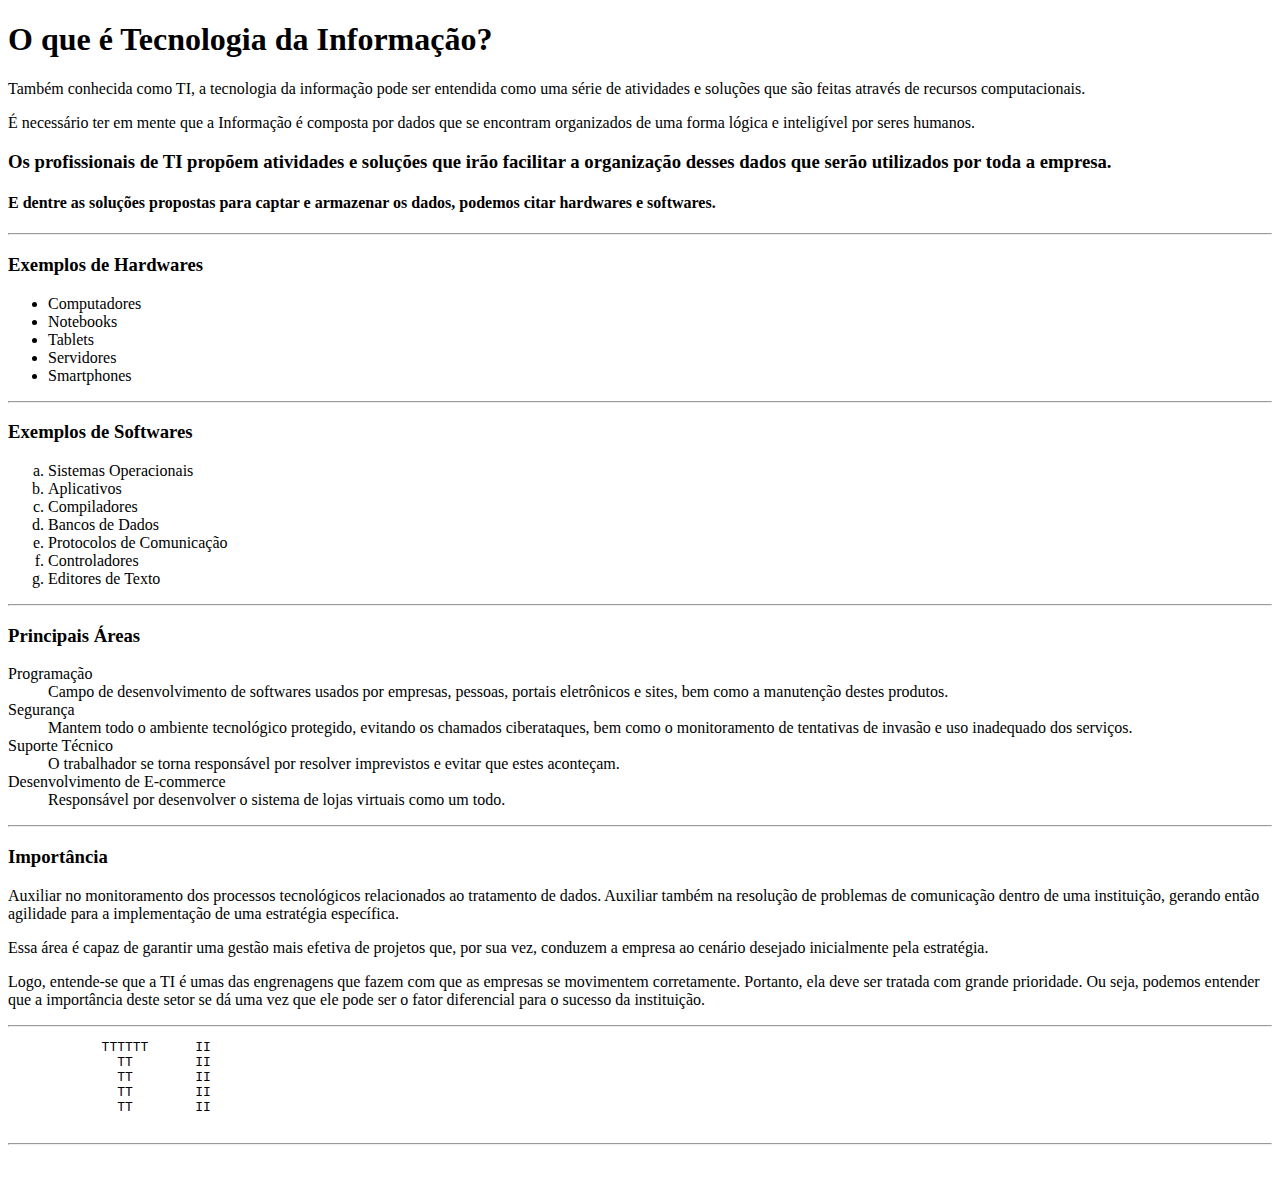
<file: Ativ1/Index.html>
﻿<!DOCTYPE html>
<html>
    <head>
        <meta charset="UTF-8" /> <!-- META TAG obrigatória de codificação de caractere -->
        <title>Tecnologia da Informação</title>
    </head>
    <body>
        <h1>O que é Tecnologia da Informação?</h1>
        <p>
            Também conhecida como TI, a tecnologia da informação pode ser entendida como uma série de atividades e soluções que são feitas através de recursos computacionais.</p>
        <p>
            É necessário ter em mente que a Informação é composta por dados que se encontram organizados de uma forma lógica e inteligível por seres humanos.
        </p>
        <h3>
            Os profissionais de TI propõem atividades e soluções que irão facilitar a organização desses dados que serão utilizados por toda a empresa.
        </h3>
        <h4>
            E dentre as soluções propostas para captar e armazenar os dados, podemos citar hardwares e softwares.
        </h4>
        <hr>
        <h3>Exemplos de Hardwares</h3>
        <!-- Lista de Dados Não Ordenada -->
        <ul>
            <li>Computadores</li>
            <li>Notebooks</li>
            <li>Tablets</li>
            <li>Servidores</li>
            <li>Smartphones</li>
        </ul>
        <hr>
        <h3>Exemplos de Softwares</h3>
        <!-- Lista de Dados Ordenada: parâmetro"lower-alpha" ou "a" -->
        <ol type = "a">
            <li>Sistemas Operacionais</li>
            <li>Aplicativos</li>
            <li>Compiladores</li>
            <li>Bancos de Dados</li>
            <li>Protocolos de Comunicação</li>
            <li>Controladores</li>
            <li>Editores de Texto</li>
        </ol>
        <hr>
        <h3>Principais Áreas</h3>
        <!-- Lista de Definições -->
        <dl>
            <dt>Programação</dt>
            <dd>
                Campo de desenvolvimento de softwares usados por empresas, pessoas, portais eletrônicos e sites, bem como a manutenção destes produtos.
            </dd>
            <dt>Segurança</dt>
            <dd>
                Mantem todo o ambiente tecnológico protegido, evitando os chamados ciberataques, bem como o monitoramento de tentativas de invasão e uso inadequado dos serviços.
            </dd>
            <dt>Suporte Técnico</dt>
            <dd>
                O trabalhador se torna responsável por resolver imprevistos e evitar que estes aconteçam.
            </dd>
            <dt>Desenvolvimento de E-commerce</dt>
            <dd>
                Responsável por desenvolver o sistema de lojas virtuais como um todo.
            </dd>
        </dl>
        <hr>
        <h3>Importância</h3>
        <p>
            Auxiliar no monitoramento dos processos tecnológicos relacionados ao tratamento de dados. Auxiliar também na resolução de problemas de comunicação dentro de uma instituição, gerando então agilidade para a implementação de uma estratégia específica.
        </p>
        <p>
            Essa área é capaz de garantir uma gestão mais efetiva de projetos que, por sua vez, conduzem a empresa ao cenário desejado inicialmente pela estratégia.
        </p>
        <p>
            Logo, entende-se que a TI é umas das engrenagens que fazem com que as empresas se movimentem corretamente. Portanto, ela deve ser tratada com grande prioridade. Ou seja, podemos entender que a importância deste setor se dá uma vez que ele pode ser o fator diferencial para o sucesso da instituição.
        </p>
        <hr>
        <!-- Texto Predefinido: manter espaços e tabulações do texto original -->
        <pre>
            TTTTTT      II
              TT        II
              TT        II
              TT        II
              TT        II
        </pre>
        <hr>
        <br>
    </body>
</html>
</file>
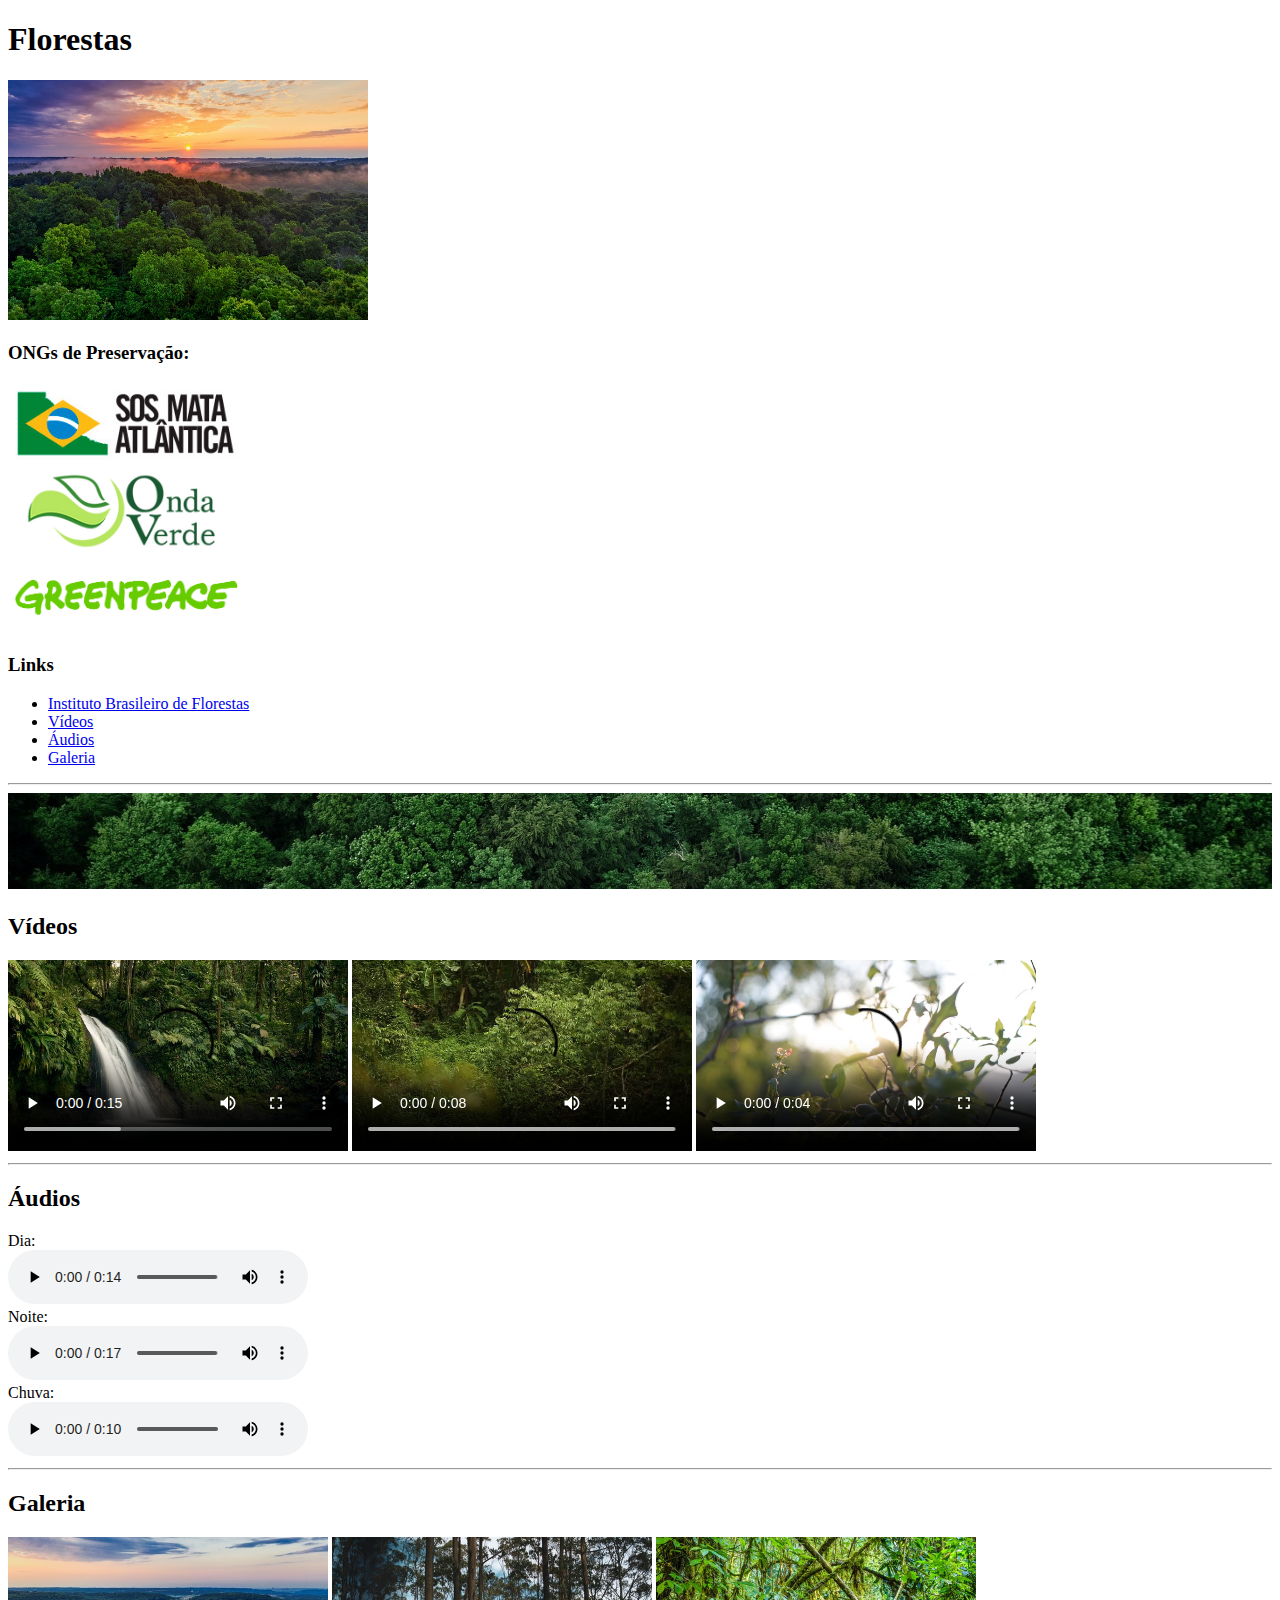
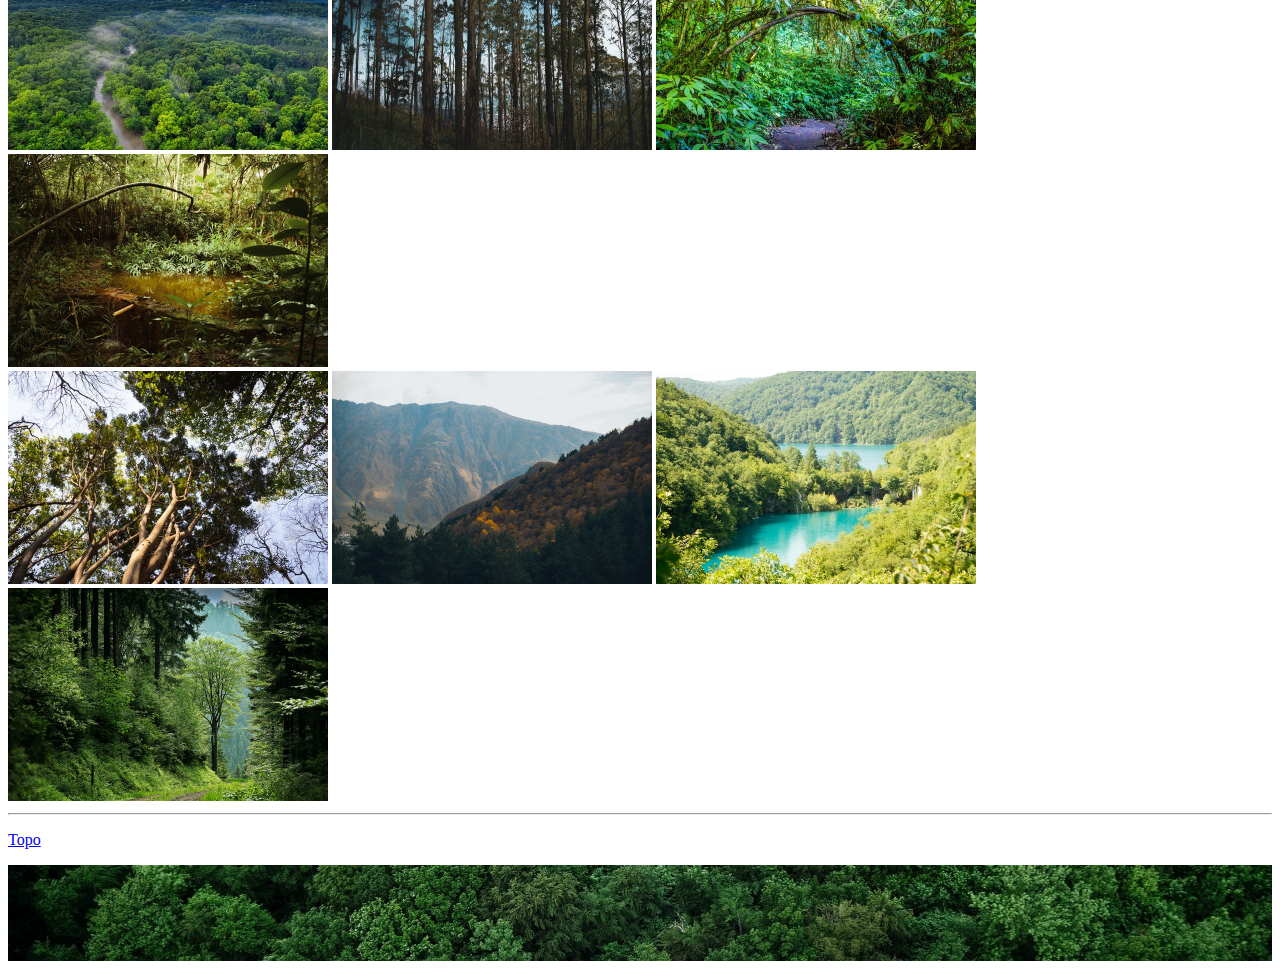
<file: Ativ2/Index.html>
<!DOCTYPE html>
<html>
    <head>
        <meta charset="UTF-8" />
        <title>Natureza</title>
    </head>
    <body>
        <h1>Florestas</h1>
        <img src="Imagens/Floresta.jpg" alt="Floresta" title="Floresta" width="360" />
        <!-- Link Externo com imagens -->
        <h3>ONGs de Preservação: </h3>
        <a href="https://www.sosma.org.br/" target="_blank"><img src="Imagens/Logo01.png" alt="SOS Mata Atlântica" width="235"></a>
        <br>
        <a href="https://www.ondaverde.org.br/" target="_blank"><img src="Imagens/Logo02.png" alt="Onda Verde" width="235"></a>
        <br>
        <a href="https://www.greenpeace.org/brasil/" target="_blank"><img src="Imagens/Logo03.png" alt="Greenpeace Brasil" width="235"></a>
        <h3>Links</h3>
        <!-- Lista Não Ordenada com Links -->
        <ul>
            <li>
                <a href="https://www.ibflorestas.org.br/" target="_blank">Instituto Brasileiro de Florestas</a>
            </li>
            <!-- Link Interno para Vídeos -->
            <li>
                <a href="#videos" >Vídeos</a>
            </li>
            <!-- Link Interno para Áudios -->
            <li>
                <a href="#audios" >Áudios</a>
            </li>
            <!-- Link Interno para Galeria -->
            <li>
                <a href="#galeria">Galeria</a>
            </li>
        </ul>
        <hr>
        <img src="Imagens/Faixa.jpg" alt="Floresta" width="100%">
        <h2 id="videos" >Vídeos</h2>
        <!-- Vídeo 1: Cachoeira -->
        <video src="Videos/Cachoeira.mp4" controls width="340" poster="Imagens/PosterCachoeira.jpg"></video>
        <!-- Vídeo 2: Floresta -->
        <video src="Videos/Floresta.mp4" controls width="340" ></video>
        <!-- Vídeo 3: Pássaros -->
        <video src="Videos/Passaros.mp4" controls width="340" ></video>
        <hr>
        <h2 id="audios" >Áudios</h2>
        <!-- Áudio 1: Dia -->
        Dia: <br>
        <audio src="Audios/Dia.mp3" controls></audio>
        <br>
        <!-- Áudio 1: Noite -->
        Noite: <br>
        <audio src="Audios/Noite.mp3" controls></audio>
        <br>
        <!-- Áudio 1: Chuva -->
        Chuva: <br>
        <audio src="Audios/Chuva.mp3" controls></audio>
        <hr>
        <!-- Galeria de imagens -->
        <h2 id="galeria" >Galeria</h2>
        <img src="Imagens/Floresta01.jpg" alt="Floresta" title="Floresta" width="320">
        <img src="Imagens/Floresta02.jpg" alt="Floresta" title="Floresta" width="320">
        <img src="Imagens/Floresta03.jpg" alt="Floresta" title="Floresta" width="320">
        <img src="Imagens/Floresta04.jpg" alt="Floresta" title="Floresta" width="320">
        <br>
        <img src="Imagens/Floresta05.jpg" alt="Floresta" title="Floresta" width="320">
        <img src="Imagens/Floresta06.jpg" alt="Floresta" title="Floresta" width="320">
        <img src="Imagens/Floresta07.jpg" alt="Floresta" title="Floresta" width="320">
        <img src="Imagens/Floresta08.jpg" alt="Floresta" title="Floresta" width="320">
        <hr>
        <!-- Link Interno: Top da Página -->
        <p>
            <a href="#top">Topo</a>
        </p>
        <img src="Imagens/Faixa.jpg" alt="Floresta" width="100%">
    </body>
</html>
</file>
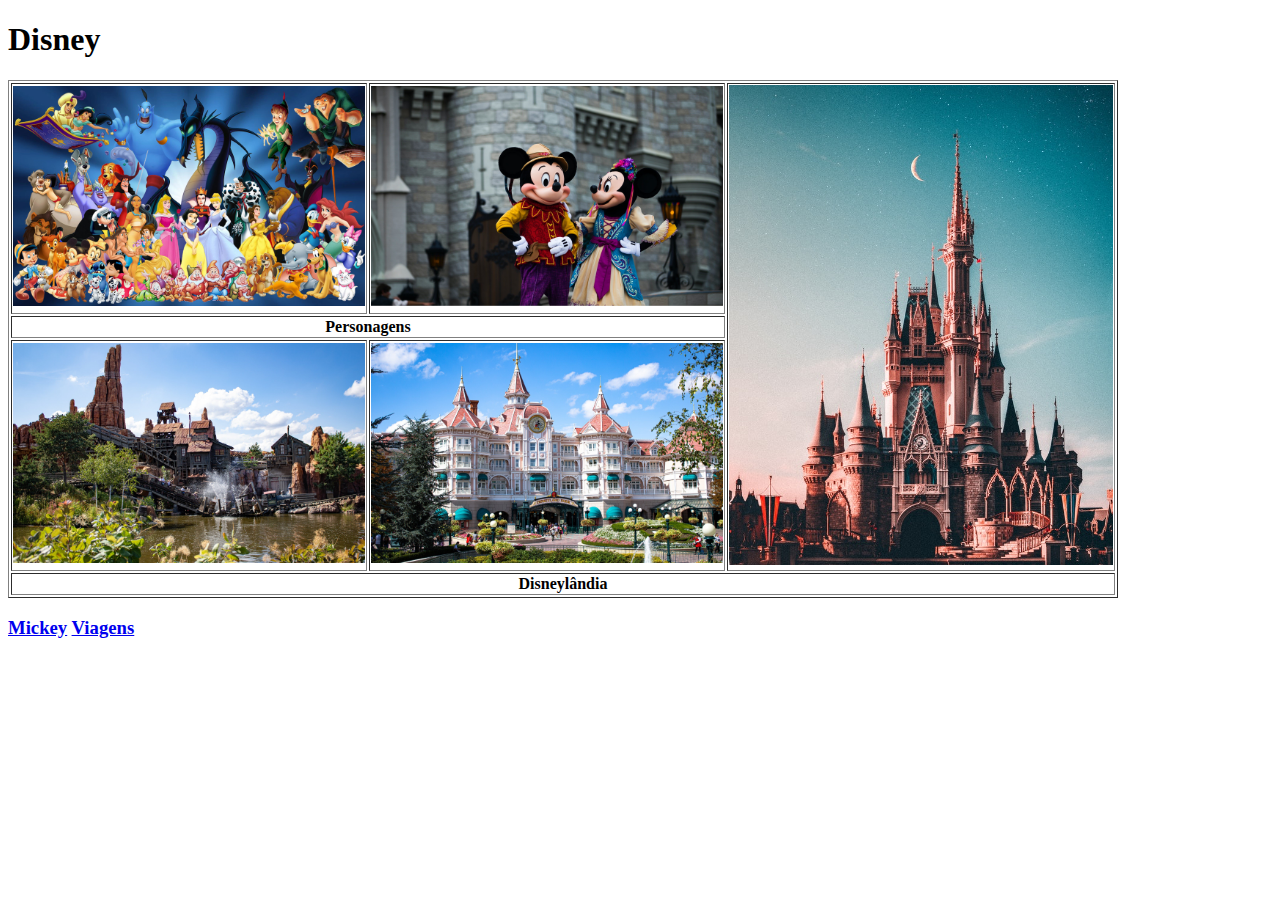
<file: Ativ3/Index.html>
<!DOCTYPE html>
<html>
    <head>
        <meta charset="UTF-8">
        <title>Disney</title>
    </head>
    <body>
        <h1>Disney</h1>
        <!-- Tabela com linhas de borda -->
        <table border="1">
            <!-- 1ª linha -->
            <tr>
                <td><embed src="Anexos_Recursos/Personagens1.jpg" type="image/jpeg" height="220"></td>
                <td><embed src="Anexos_Recursos/Personagens2.jpg" type="image/jpeg" height="220"></td>
                <!-- Ocupar mais de uma linha-->    
                <td rowspan="3"><embed src="Anexos_Recursos/Disneylandia1.jpg" type="image/jpeg" height="480"></td>    
            </tr>
            <!-- 2ª linha: ocupar mais de uma coluna/ texto formatado em negrito e centralizado.-->
            <tr>
                <th colspan="2">Personagens</th>    
            </tr>
            <!-- 3ª linha -->
            <tr>
                <td><embed src="Anexos_Recursos/Disneylandia2.jpg" type="image/jpeg" height="220"></td>
                <td><embed src="Anexos_Recursos/Disneylandia3.jpg" type="image/jpeg" height="220"></td>    
            </tr>
            <!-- 4ª linha -->
            <tr>
                <th colspan="3">Disneylândia</th>   
            </tr>
        </table>
        <!-- Links externos as páginas -->
        <h3>
            <a href="Mickey.html">Mickey</a>
            <a href="Viagens.html">Viagens</a>
        </h3>
    </body>
</html>
</file>
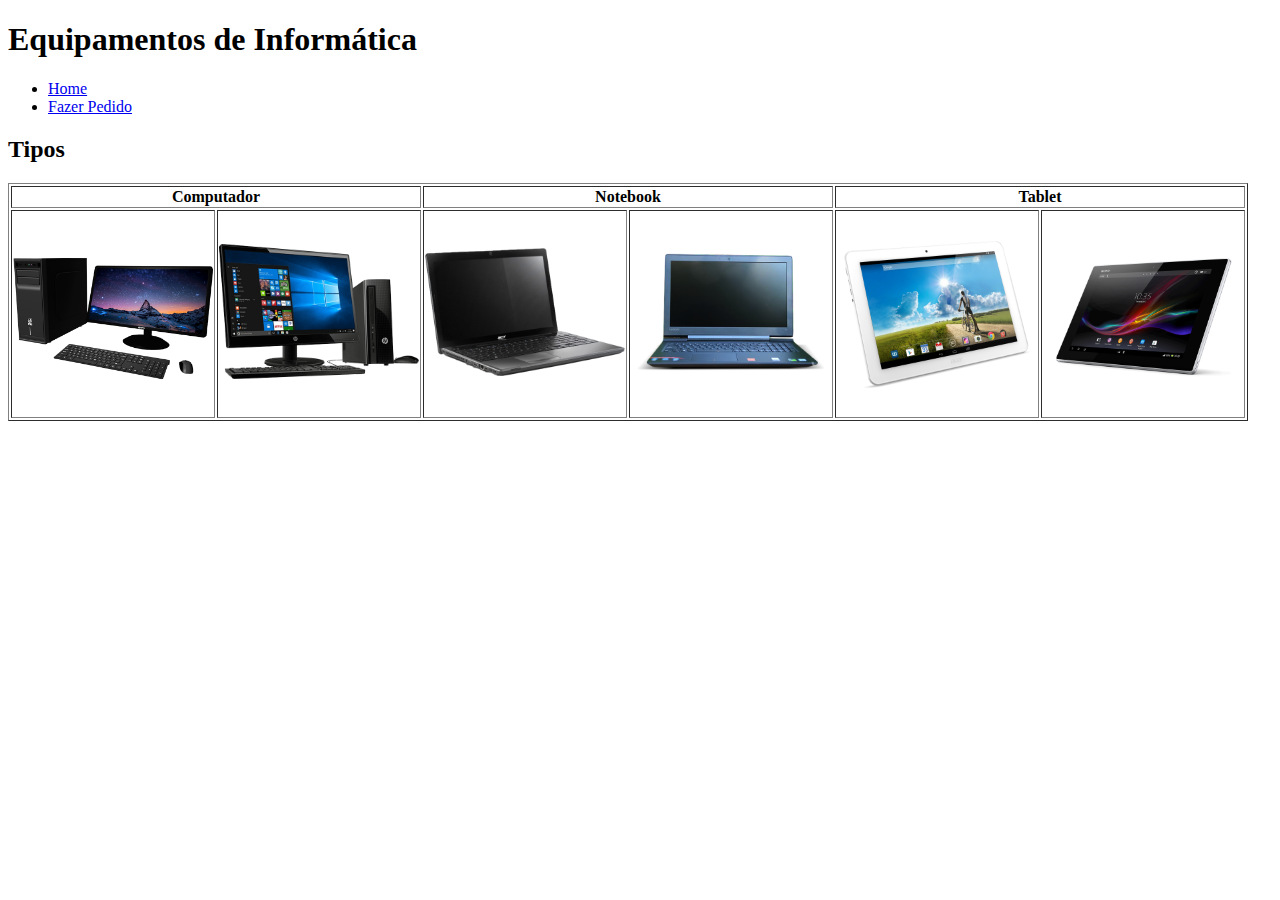
<file: Ativ4/Index.html>
<!DOCTYPE html>
<html>
    <head>
        <meta charset="UTF-8" /> 
        <title>Equipamentos de Informática</title>
    </head>
    <body>
        <header>
            <h1>Equipamentos de Informática</h1>
            <ul>
                <li><a href="Index.html">Home</a></li>
                <li><a href="Pedido/Index_Pedido.html">Fazer Pedido</a></li>
            </ul>
        </header>
        <main>
            <h2>Tipos</h2>
            <table border="1">
                <tr>
                    <th colspan="2">Computador</th>
                    <th colspan="2">Notebook</th>
                    <th colspan="2">Tablet</th>
                </tr>
                <tr>
                    <td><a href="Pedido/Index_Pedido.html"><img src="Imagens/Computador01.png" alt="Computador" width="200"></a></td>
                    <td><a href="Pedido/Index_Pedido.html"><img src="Imagens/Computador02.png" alt="Computador" width="200"></a></td>
                    <td><a href="Pedido/Index_Pedido.html"><img src="Imagens/Notebook01.png" alt="Notebook" width="200"></a></td>
                    <td><a href="Pedido/Index_Pedido.html"><img src="Imagens/Notebook02.png" alt="Notebook" width="200"></a></td>
                    <td><a href="Pedido/Index_Pedido.html"><img src="Imagens/Tablet01.png" alt="Tablet" width="200"></a></td>
                    <td><a href="Pedido/Index_Pedido.html"><img src="Imagens/Tablet02.png" alt="Tablet" width="200"></a></td>
                </tr>
            </table>
        </main>
    </body>
</html>
</file>
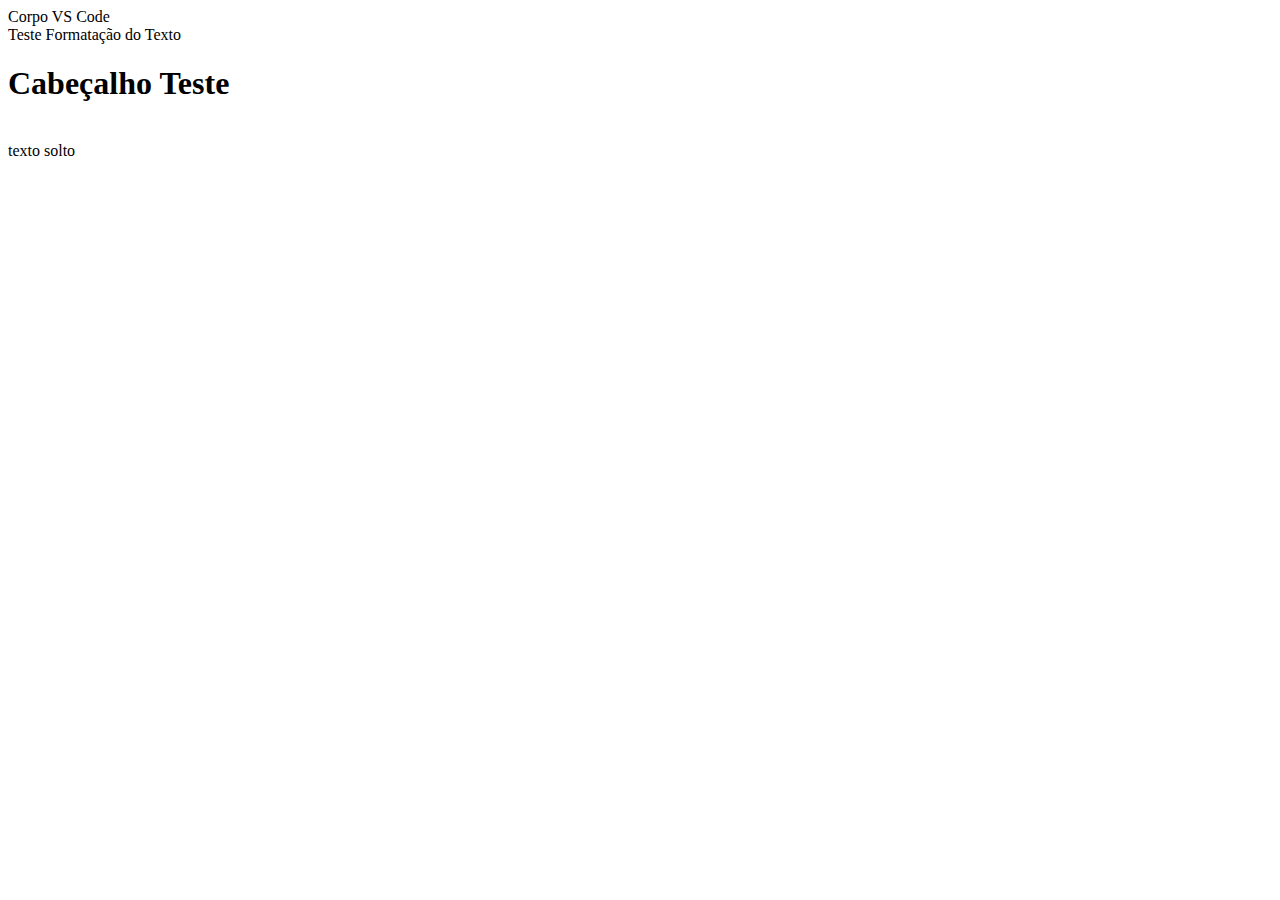
<file: Aula_1/index.html>
<!DOCTYPE html>
<html lang="en">
<head>
    <meta charset="UTF-8">
    <meta http-equiv="X-UA-Compatible" content="IE=edge">
    <meta name="viewport" content="width=device-width, initial-scale=1.0">
    <title>Document</title>
</head>
<body>
    Corpo VS Code <br/>
    Teste Formatação do Texto
    <h1>Cabeçalho Teste</h1> <br/>
    texto solto
</body>
</html>
</file>
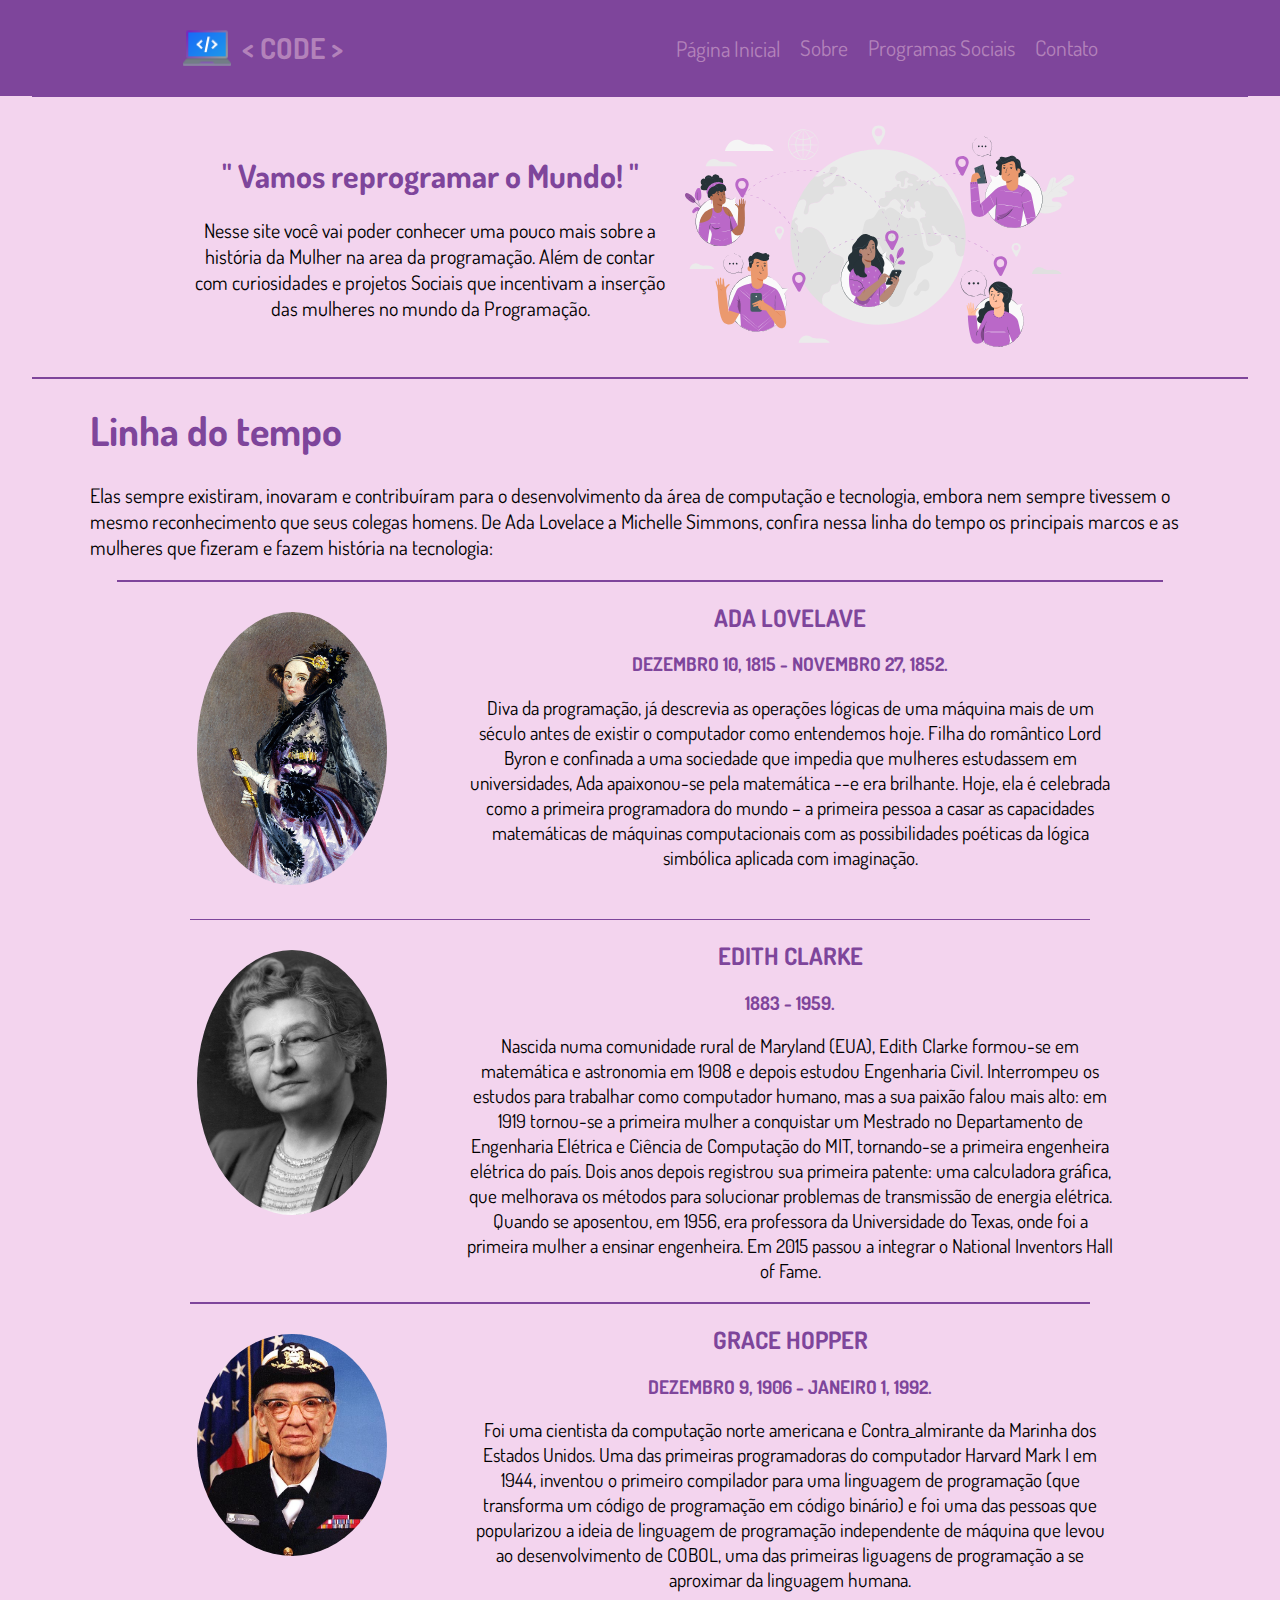
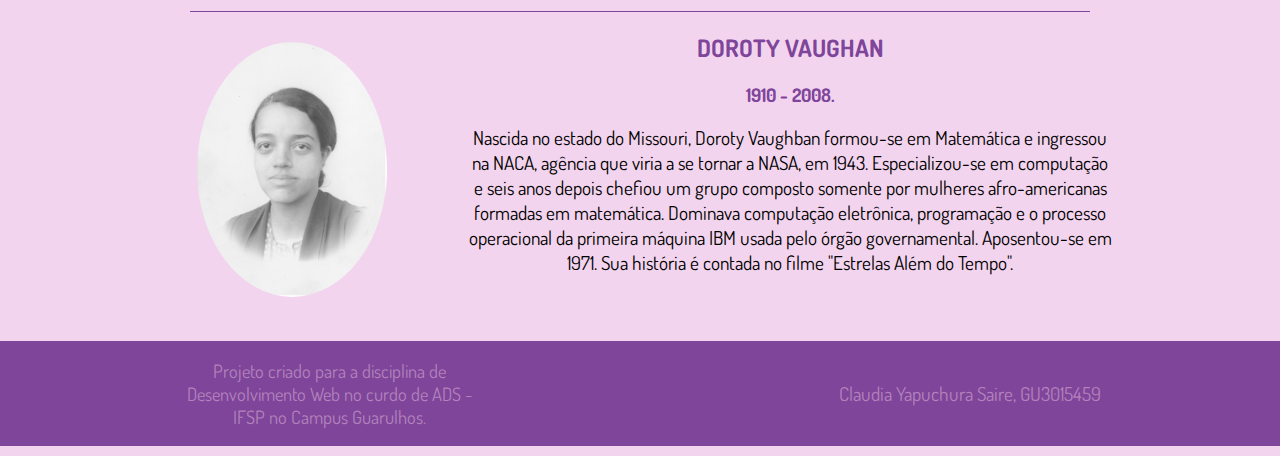
<file: Projeto Final/Index.html>
<!DOCTYPE html>
<html>
    <head>
        <meta charset="UTF-8"/>
        <title>Code o Mundo!</title>
        <link rel="stylesheet" type="text/css" href="Estilo/Style.css"/>
        <link rel="stylesheet" type="text/css" href="Estilo/Padrao.css"/>
        <link rel="icon" href="Imagens/logo_code.png"/>
        <link href="https://fonts.googleapis.com/css2?family=Dosis:wght@500&display=swap" rel="stylesheet">
        <meta name="viewport" content="width=device-width, initial-scale=1" />
    </head>
    <body>
        <div id="menu_lateral" class="menu_lateral">
            <img id="close_menu" src="Imagens/close_menu.png" alt="Fechar Menu" onclick="closeMenu()">
            <p>Code o Mundo!</p>
            <div class="separador_pag"></div>
            <div class="links_menu">
                <a href="Index.html">Página Inicial</a>
                <a href="Sobre.html">Sobre</a>
                <a href="ProgramasSociais.html">Programas Sociais</a>
                <a href="Contato.html">Contato</a>
            </div>
            <div class="separador_pag"></div>
        </div>
        <header>
            <div class="logo">
                <img id="img_logo" src="./Imagens/logo_code.png" alt="">
                <h1> < CODE > </h1>
            </div>
            <img id="open_menu" src="./Imagens/menu.png"  width="40px" height="40px" alt="Menu lateral" onclick="openMenu()">
            <div class="menu_grande">
                <a href="Index.html" id="menu_atual">Página Inicial</a>
                <a href="Sobre.html">Sobre</a>
                <a href="ProgramasSociais.html">Programas Sociais</a>
                <a href="Contato.html">Contato</a>
            </div>
        </header>
        <div class="separador_pag"></div>
        <div class="home_intro1">
            <div>
                <h1>" Vamos reprogramar o Mundo! "</h1>
                <p>
                    Nesse site você vai poder conhecer uma pouco mais sobre a história da Mulher na area da programação. Além de contar com curiosidades e projetos Sociais que incentivam a inserção das mulheres no mundo da Programação.        
                </p>
            </div>
            <img src="Imagens/Online world-pana.svg" alt="Mulheres na Programação">
        </div>
        <div class="separador_pag"></div>
        <main>
            <div class="intro_intro1">
                <h1>Linha do tempo</h1>
                <p>
                    Elas sempre existiram, inovaram e contribuíram para o desenvolvimento da área de computação e tecnologia, embora nem sempre tivessem o mesmo reconhecimento que seus colegas homens. De Ada Lovelace a Michelle Simmons, confira nessa linha do tempo os principais marcos e as mulheres que fizeram e fazem história na tecnologia:
                </p>
            </div>
            <div class="separador_pag"></div>
            <main>
                <div class="intro2">
                    <div class="intro2_img">
                        <img class="fotos" src="Imagens/Lovelace.png" alt="Foto Lovelace" width="250px">
                    </div>
                    <div class="intro2_title">
                        <h2>ADA LOVELAVE</h2>
                        <h3>DEZEMBRO 10, 1815 - NOVEMBRO 27, 1852.</h3>
                        <P id="intro2_info">
                            Diva da programação, já descrevia as operações lógicas de uma máquina mais de um século antes de existir o computador como entendemos hoje. Filha do romântico Lord Byron e confinada a uma sociedade que impedia que mulheres estudassem em universidades, Ada apaixonou-se pela matemática --e era brilhante. Hoje, ela é celebrada como a primeira programadora do mundo – a primeira pessoa a casar as capacidades matemáticas de máquinas computacionais com as possibilidades poéticas da lógica simbólica aplicada com imaginação.       
                        </P>
                    </div>
                </div>
                <div class="separador_pag"></div>
                <div class="intro2">
                    <div class="intro2_img">
                        <img class="fotos" src="Imagens/EdithClarke.png" alt="Foto Edith Clarke" width="250px">
                    </div>
                    <div class="intro2_title">
                        <h2>EDITH CLARKE</h2>
                        <h3>1883 - 1959.</h3>
                        <P id="intro2_info">
                            Nascida numa comunidade rural de Maryland (EUA), Edith Clarke formou-se em matemática e astronomia em 1908 e depois estudou Engenharia Civil. Interrompeu os estudos para trabalhar como computador humano, mas a sua paixão falou mais alto: em 1919 tornou-se a primeira mulher a conquistar um Mestrado no Departamento de Engenharia Elétrica e Ciência de Computação do MIT, tornando-se a primeira engenheira elétrica do país. Dois anos depois registrou sua primeira patente: uma calculadora gráfica, que melhorava os métodos para solucionar problemas de transmissão de energia elétrica. Quando se aposentou, em 1956, era professora da Universidade do Texas, onde foi a primeira mulher a ensinar engenheira. Em 2015 passou a integrar o National Inventors Hall of Fame.         
                        </P>
                    </div>
                </div>
                <div class="separador_pag"></div>
                <div class="intro2">
                    <div class="intro2_img">
                        <img class="fotos" src="Imagens/Grace_Hopper.png" alt="Foto Grace Hopper" width="250px">
                    </div>
                    <div class="intro2_title">
                        <h2>GRACE HOPPER</h2>
                        <h3>DEZEMBRO 9, 1906 - JANEIRO 1, 1992.</h3>
                        <P id="intro2_info">
                            Foi uma cientista da computação norte americana e Contra_almirante da Marinha dos Estados Unidos. Uma das primeiras programadoras do computador Harvard Mark I em 1944, inventou o primeiro compilador para uma linguagem de programação (que transforma um código de programação em código binário) e foi uma das pessoas que popularizou a ideia de linguagem de programação independente de máquina que levou ao desenvolvimento de COBOL, uma das primeiras liguagens de programação a se aproximar da linguagem humana.         
                        </P>
                    </div>
                </div>
                <div class="separador_pag"></div>
                <div class="intro2">
                    <div class="intro2_img">
                        <img class="fotos" src="Imagens/dorothy-vaughan.png" alt="Foto Doroty Vaughan" width="250px">
                    </div>
                    <div class="intro2_title">
                        <h2>DOROTY VAUGHAN</h2>
                        <h3>1910 - 2008.</h3>
                        <P id="intro2_info">
                            Nascida no estado do Missouri, Doroty Vaughban formou-se em Matemática e ingressou na NACA, agência que viria a se tornar a NASA, em 1943. Especializou-se em computação e seis anos depois chefiou um grupo composto somente por mulheres afro-americanas formadas em matemática. Dominava computação eletrônica, programação e o processo operacional da primeira máquina IBM usada pelo órgão governamental. Aposentou-se em 1971. Sua história é contada no filme "Estrelas Além do Tempo".        
                        </P>
                    </div>
                </div>
            </main>
        </main>
        <footer>
            <div id="info_profile">
                <p>Projeto criado para a disciplina de Desenvolvimento Web no curdo de ADS - IFSP no Campus Guarulhos.</p>
            </div>
            <div id="info_profile2">
                <p>Claudia Yapuchura Saire, GU3015459</p>
                </div>
        </footer> 
        <script src="./Scripts/Menu_lateral.js"></script>               
    </body>
</html>
</file>
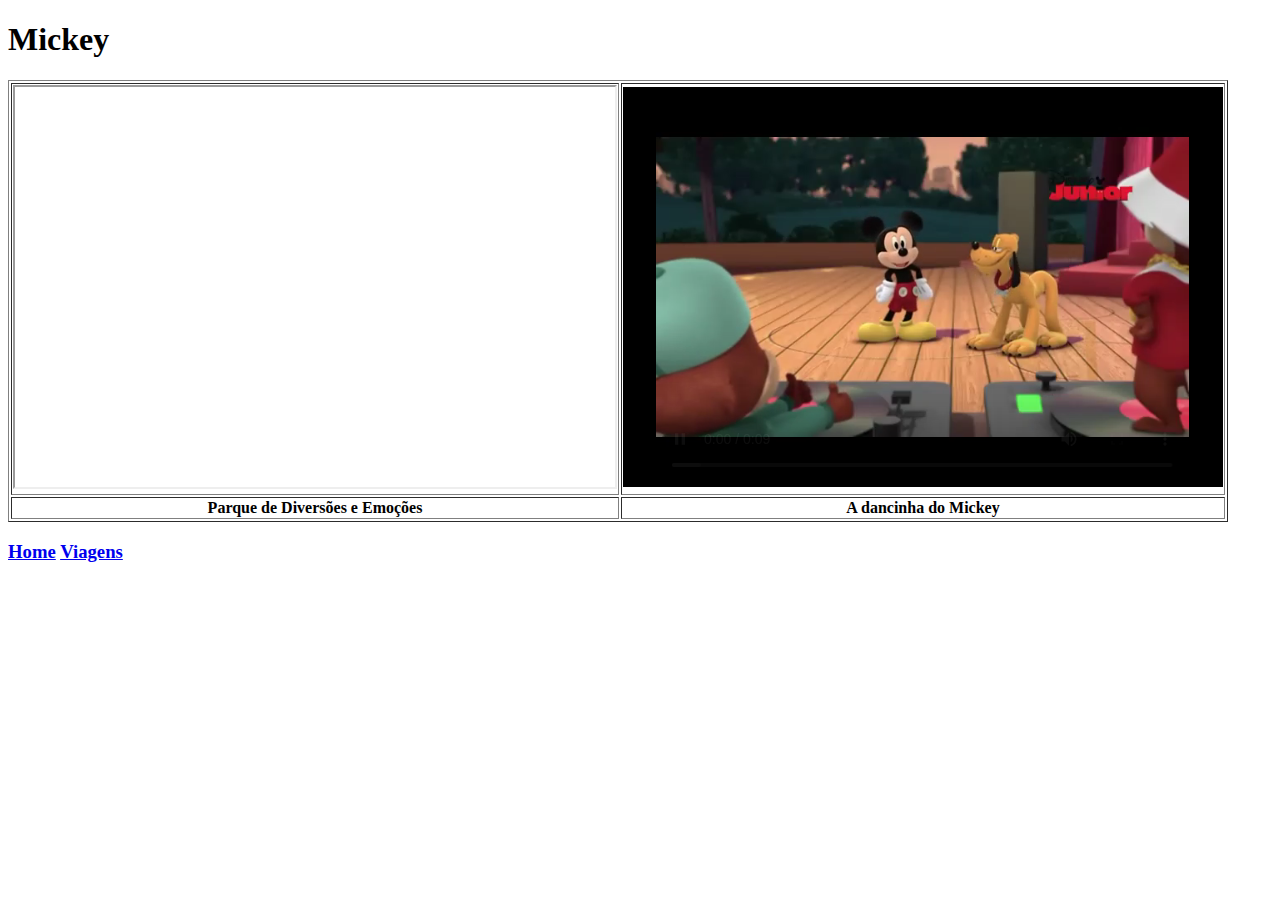
<file: Ativ3/Mickey.html>
<!DOCTYPE html>
<html>
    <head>
        <meta charset="UTF-8">
        <title>Disney</title>
    </head>
    <body>
        <h1>Mickey</h1>
        <!-- Tabela com linhas de borda -->
        <table border="1">
            <!-- 1ª linha -->
            <tr>
                <!-- Recurso externo vinculado ao Youtube-->
                <th><iframe src="https://www.youtube.com/embed/W9ZVXMGO5T0" width="600" height="400"></iframe></th>
                <!-- Recurso externo -->
                <th><embed src="Anexos_Recursos/Danca.mp4" type="video/mp4" width="600" height="400"></th>
            </tr>
            <!-- 2ª linha -->
            <tr>
                <th>Parque de Diversões e Emoções</th>
                <th>A dancinha do Mickey</th>
            </tr>    
        </table>
        <h3>
            <a href="Index.html">Home</a>
            <a href="Viagens.html">Viagens</a>
        </h3>
    </body>
</html>
</file>
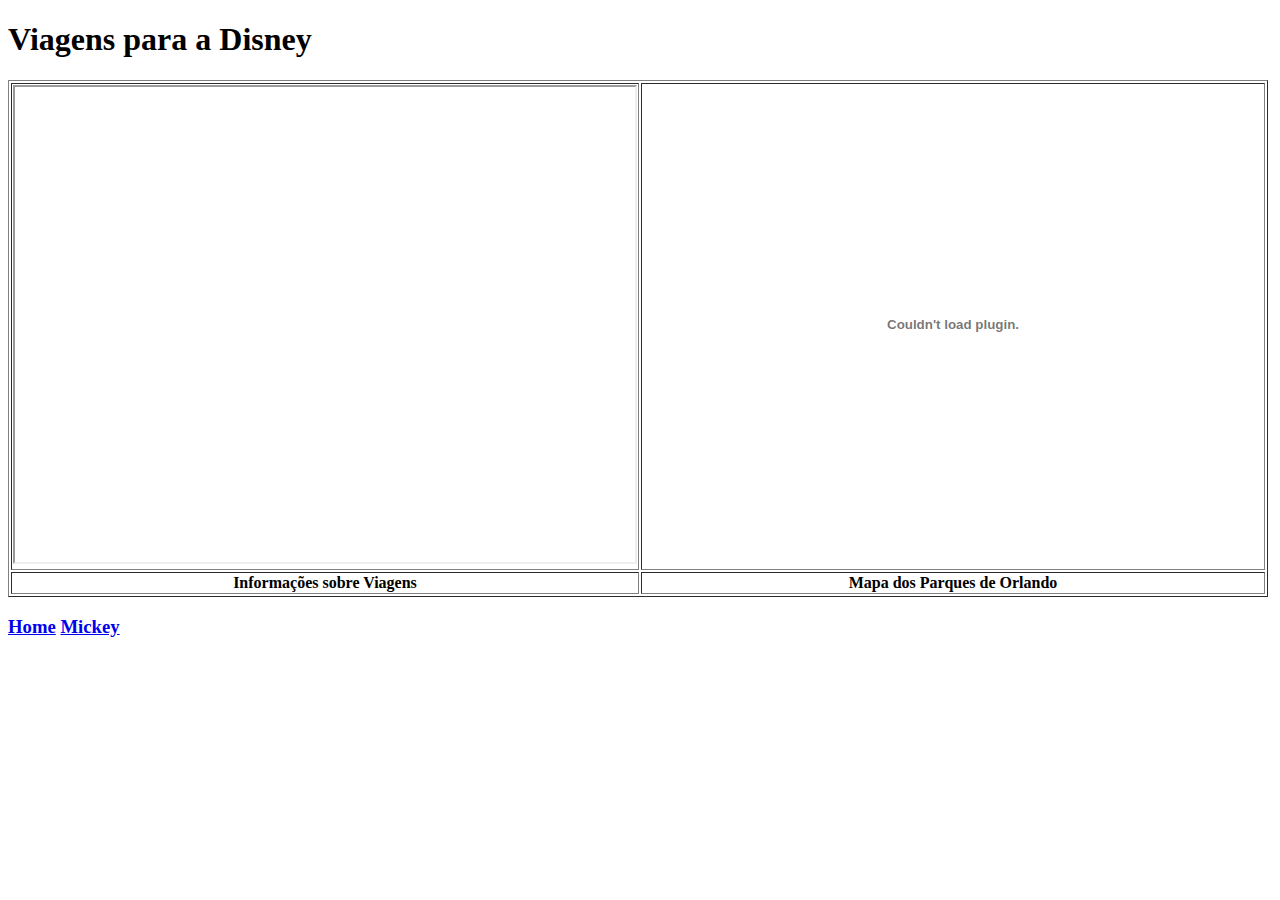
<file: Ativ3/Viagens.html>
<!DOCTYPE html>
<html>
    <head>
        <meta charset="UTF-8">
        <title>Disney</title>
    </head>
    <body>
        <h1>Viagens para a Disney</h1>
        <table border="1">
            <!-- 1ª linha -->
            <tr>
                <!-- Recurso externo: site incorporado -->
                <th><iframe src="https://disney.com.br/ferias" width="620" height="475"></iframe></th>
                <!-- Recurso externo: arquivo PDF -->
                <th><embed src="Anexos_Recursos/Mapa.pdf" type="application/pdf" width="620" height="475"></th>
            </tr>
            <!-- 2ª linha -->
            <tr>
                <th>Informações sobre Viagens</th>
                <th>Mapa dos Parques de Orlando</th>
            </tr>
        </table>
        <h3>
            <a href="Index.html">Home</a>
            <a href="Mickey.html">Mickey</a>
        </h3>
    </body>
</html>
</file>
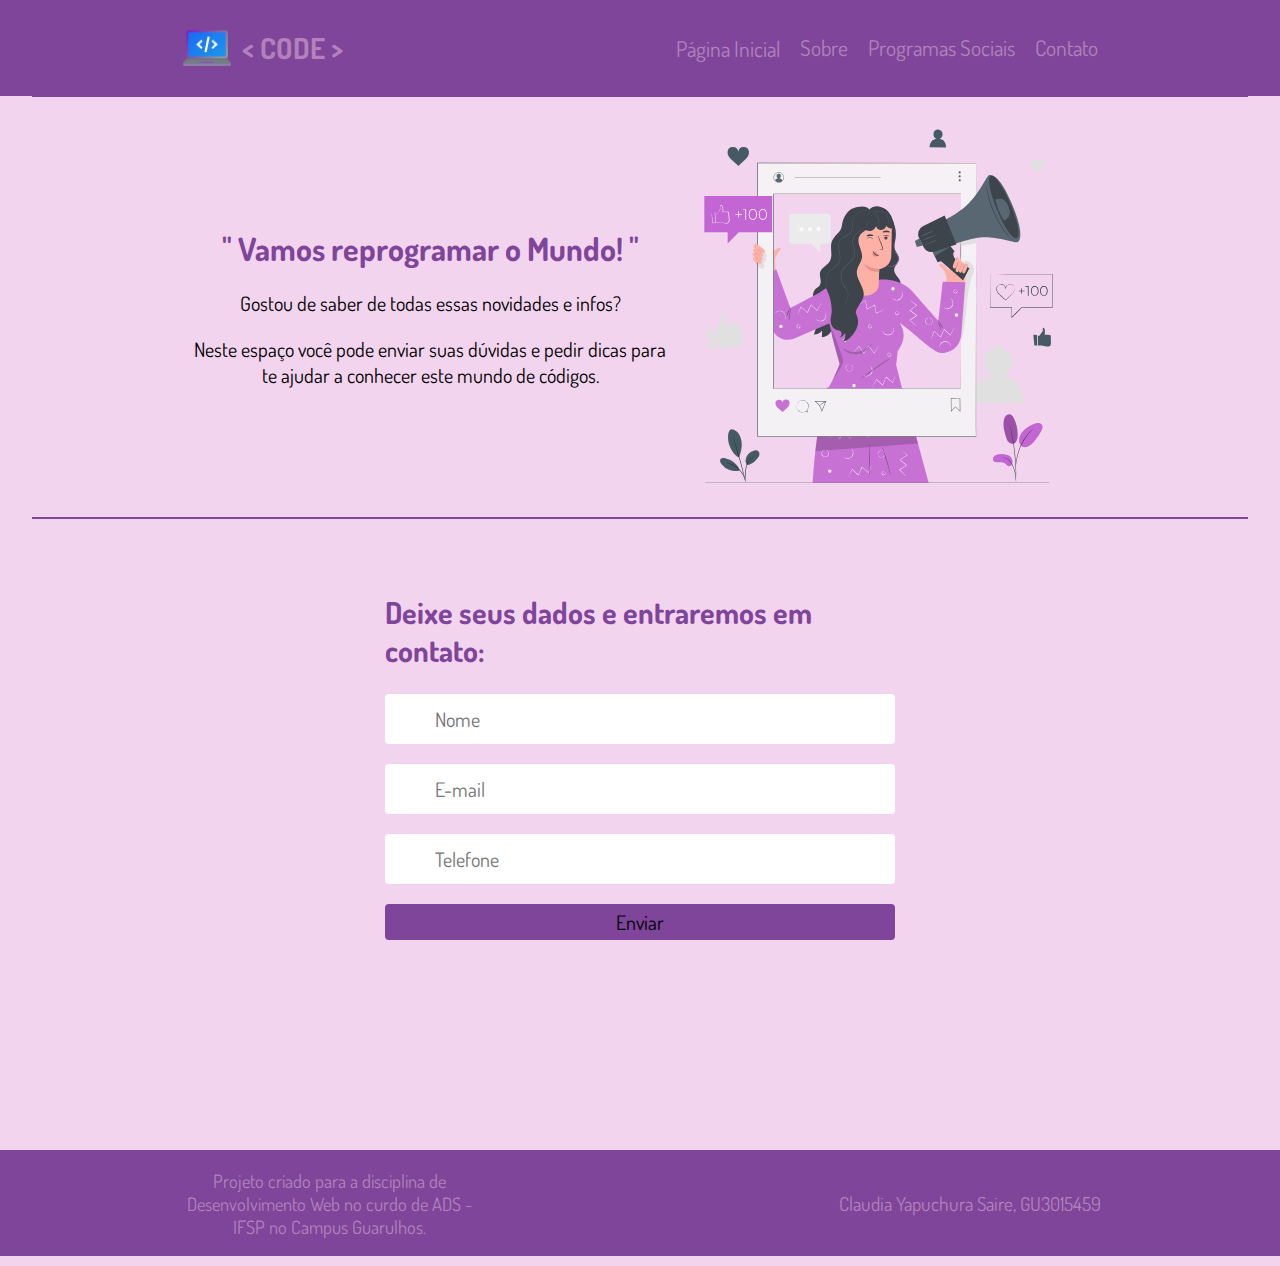
<file: Projeto Final/Contato.html>
<!DOCTYPE html>
<html>
    <head>
        <meta charset="UTF-8"/>
        <title>Code o Mundo!</title>
        <link rel="stylesheet" type="text/css" href="Estilo/Style.css"/>
        <link rel="stylesheet" type="text/css" href="Estilo/Padrao.css"/>
        <link rel="icon" href="Imagens/logo_code.png"/>
        <link href="https://fonts.googleapis.com/css2?family=Dosis:wght@500&display=swap" rel="stylesheet">
        <meta name="viewport" content="width=device-width, initial-scale=1" />
    </head>
    <body>
        <div id="menu_lateral" class="menu_lateral">
            <img id="menu_close" src="Imagens/close_menu.png" width="35px" height="35px" alt="Fechar Menu" onclick="closeMenu()">
            <p>Code o Mundo!</p>
            <div class="separador_pag"></div>
            <div class="links_menu">
                <a href="Index.html">Página Inicial</a>
                <a href="Sobre.html">Sobre</a>
                <a href="ProgramasSociais.html">Programas Sociais</a>
                <a href="Contato.html">Contato</a>
            </div>
            <div class="separador_pag"></div>
        </div>
        <header>
            <div class="logo">
                <img id="img_logo" src="./Imagens/logo_code.png" alt="">
                <h1> < CODE > </h1>
            </div>
            <img id="open_menu" src="./Imagens/menu.png" alt="Menu lateral" onclick="openMenu()">
            <div class="menu_grande">
                <a href="Index.html" id="menu_atual">Página Inicial</a>
                <a href="Sobre.html">Sobre</a>
                <a href="ProgramasSociais.html">Programas Sociais</a>
                <a href="Contato.html">Contato</a>
            </div>
        </header>
        <div class="separador_pag"></div>
        <div class="home_intro1">
            <div>
                <h1>" Vamos reprogramar o Mundo! "</h1>
                <p>
                    Gostou de saber de todas essas novidades e infos?        
                </p>
                <p>
                    Neste espaço você pode enviar suas dúvidas e pedir dicas para te ajudar a conhecer este mundo de códigos. 
                </p>
            </div>
            <img src="./Imagens/influencer-animate.svg" alt="">
        </div>
        <div class="separador_pag"></div>
        <main>
            <div class="intro_intro1">
                <form method="GET">
                    <h2>Deixe seus dados e entraremos em contato:</h2>
                    <input type="text" id="nome" name="nome" maxlength="38" required placeholder="Nome"/>
                    <input type="email" id="email" name="email" maxlength="38" required placeholder="E-mail"/>
                    <input type="text" id="fone" name="fone" maxlength="17" required placeholder="Telefone"/>
                    <input type="submit" class="botao" value="Enviar">
                </form>
            </div>
        </main>
        <footer>
            <div id="info_profile">
                <p>Projeto criado para a disciplina de Desenvolvimento Web no curdo de ADS - IFSP no Campus Guarulhos.</p>
            </div>
            <div id="info_profile2">
                <p>Claudia Yapuchura Saire, GU3015459</p>
                </div>
        </footer> 
        <script src="./Scripts/Menu_lateral.js"></script>               
    </body>
</html>
</file>
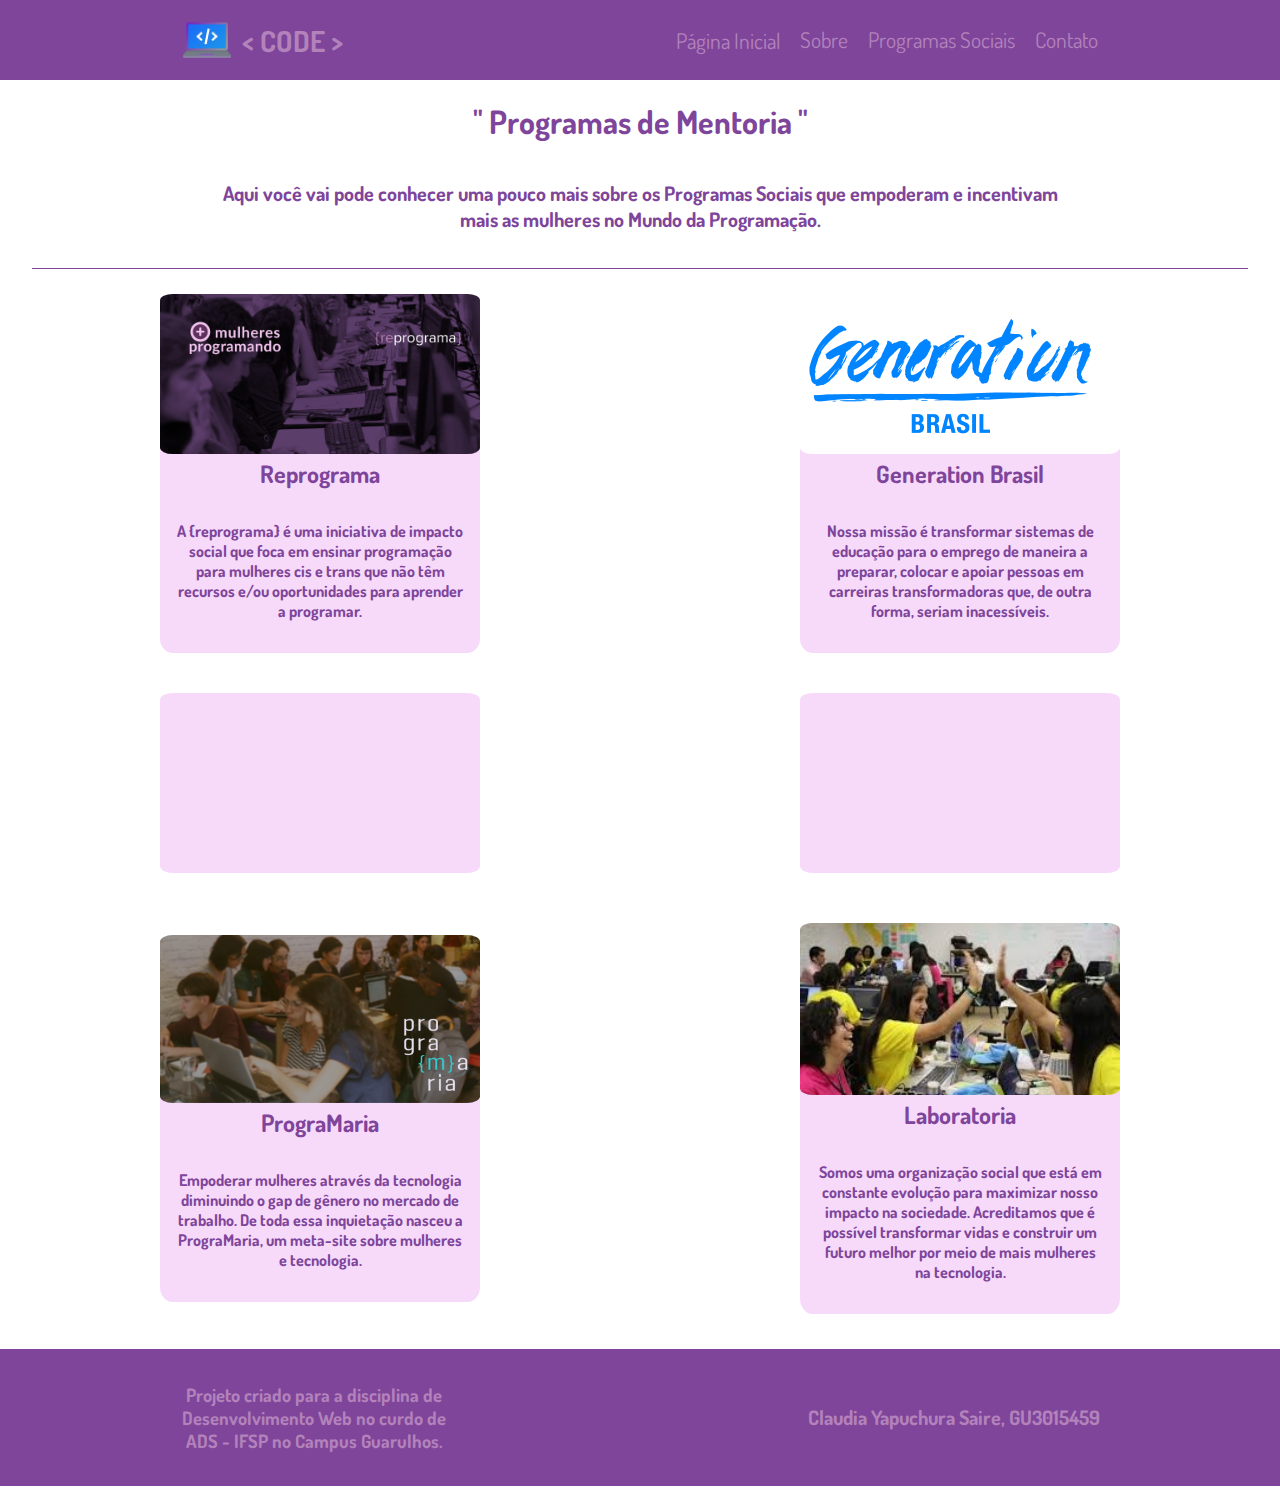
<file: Projeto Final/ProgramasSociais.html>
<!DOCTYPE html>
<html>
    <head>
        <meta charset="UTF-8"/>
        <title>Code o Mundo!</title>
        <link rel="stylesheet" type="text/css" href="Estilo/Programas_Mentoria.css"/>
        <link rel="stylesheet" type="text/css" href="Estilo/Padrao.css"/>
        <link rel="icon" href="Imagens/logo_code.png"/>
        <link href="https://fonts.googleapis.com/css2?family=Dosis:wght@500&display=swap" rel="stylesheet">
        <meta name="viewport" content="width=device-width, initial-scale=1" />
    </head>
    <body>
        <div id="menu_lateral" class="menu_lateral">
            <img id="menu_close" src="Imagens/close_menu.png" width="10px" height="40px" alt="Fechar Menu" onclick="closeMenu()">
            <p>Code o Mundo!</p>
            <div class="separador_pag"></div>
            <div class="links_menu">
                <a href="Index.html">Página Inicial</a>
                <a href="Sobre.html">Sobre</a>
                <a href="ProgramasSociais.html">Programas Sociais</a>
                <a href="Contato.html">Contato</a>
            </div>
            <div class="separador_pag"></div>
        </div>
        <header>
            <div class="logo">
                <img id="img_logo" src="./Imagens/logo_code.png" alt="">
                <h1> < CODE > </h1>
            </div>
            <img id="open_menu" src="./Imagens/menu.png" alt="Menu lateral" onclick="openMenu()">
            <div class="menu_grande">
                <a href="Index.html" id="menu_atual">Página Inicial</a>
                <a href="Sobre.html">Sobre</a>
                <a href="ProgramasSociais.html">Programas Sociais</a>
                <a href="Contato.html">Contato</a>
            </div>
        </header>
        <div class="home_intro1">
            <div>
                <h1>" Programas de Mentoria "</h1>
                <p>
                     Aqui você vai pode conhecer uma pouco mais sobre os Programas Sociais que empoderam e incentivam mais as mulheres no Mundo da Programação.        
                </p>
            </div>
        </div>
        <div class="separador_pag"></div>
        <div class="container">
            <div class="item_loja">
                <a href="https://reprograma.com.br/"><img src="Imagens/foto_reprograma.png" alt="Reprograma"></a>
                <h4>Reprograma</h4>
                <p>A {reprograma} é uma iniciativa de impacto social que foca em ensinar programação para mulheres cis e trans que não têm recursos e/ou oportunidades para aprender a programar.</p>
            </div>
            <div class="item_loja">
                <a href="https://brazil.generation.org/"><img src="Imagens/foto_generation.png" alt="Generation"></a>
                <h4>Generation Brasil</h4>
                <P>Nossa missão é transformar sistemas de educação para o emprego de maneira a preparar, colocar e apoiar pessoas em carreiras transformadoras que, de outra forma, seriam inacessíveis.</P>
            </div> 
            <div class="container">
                <div class="item_loja">
                    <div style="padding:56.25% 0 0 0;position:relative;"><iframe src="https://www.youtube.com/embed/VA4XAwznE9U" title="YouTube video player" style="position:absolute;top:0;left:0;width:100%;height:100%;" frameborder="0" allow="autoplay; fullscreen; picture-in-picture" allowfullscreen></iframe></div><script src="https://player.vimeo.com/api/player.js"></script>                       
                </div>
                <div class="item_loja">
                    <div style="padding:56.25% 0 0 0;position:relative;"><iframe src="https://player.vimeo.com/video/328192920?autoplay=1&loop=1" style="position:absolute;top:0;left:0;width:100%;height:100%;" frameborder="0" allow="autoplay; fullscreen; picture-in-picture" allowfullscreen></iframe></div><script src="https://player.vimeo.com/api/player.js"></script>                      
                </div>
            </div>
            <div class="container">
                <div class="item_loja">
                    <a href="https://www.programaria.org/"><img src="Imagens/foto_programaria.png" alt="PrograMaria"></a>
                    <h4>PrograMaria</h4>
                    <P>Empoderar mulheres através da tecnologia diminuindo o gap de gênero no mercado de trabalho. De toda essa inquietação nasceu a PrograMaria, um meta-site sobre mulheres e tecnologia.</P>
                </div> 
                <div class="item_loja">
                    <a href="https://www.laboratoria.la/br"><img src="Imagens/foto_laboratoria.png" alt="Laboratoria"></a>
                    <h4>Laboratoria</h4>
                    <P>Somos uma organização social que está em constante evolução para maximizar nosso impacto na sociedade. Acreditamos que é possível transformar vidas e construir um futuro melhor por meio de mais mulheres na tecnologia.</P>
                </div>
            </div>
        </div>
        <footer>
            <div id="info_profile">
                <p>Projeto criado para a disciplina de Desenvolvimento Web no curdo de ADS - IFSP no Campus Guarulhos.</p>
            </div>
            <div id="info_profile2">
                <p>Claudia Yapuchura Saire, GU3015459</p>
                </div>
        </footer> 
        <script src="./Scripts/Menu_lateral.js"></script>               
    </body>
</html>
</file>
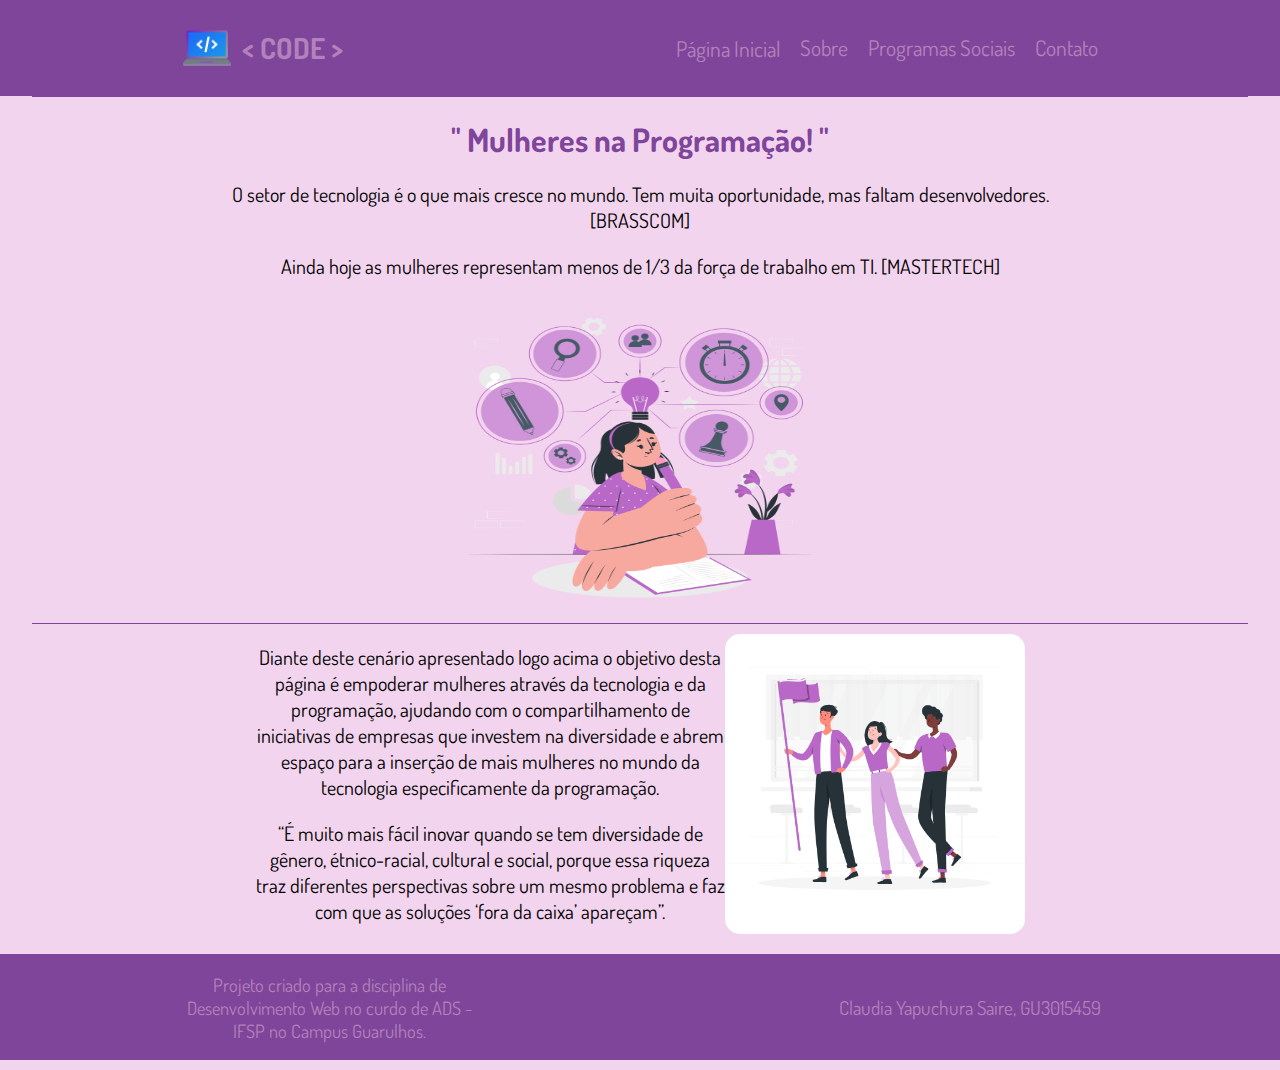
<file: Projeto Final/Sobre.html>
<!DOCTYPE html>
<html>
    <head>
        <meta charset="UTF-8"/>
        <title>Code o Mundo!</title>
        <link rel="stylesheet" type="text/css" href="Estilo/Style.css"/>
        <link rel="stylesheet" type="text/css" href="Estilo/Padrao.css"/>
        <link rel="icon" href="Imagens/logo_code.png"/>
        <link href="https://fonts.googleapis.com/css2?family=Dosis:wght@500&display=swap" rel="stylesheet">
        <meta name="viewport" content="width=device-width, initial-scale=1" />
    </head>
    <body>
        <div id="menu_lateral" class="menu_lateral">
            <img id="menu_close" src="Imagens/close_menu.png" width="35px" height="35px" alt="Fechar Menu" onclick="closeMenu()">
            <p>Code o Mundo!</p>
            <div class="separador_pag"></div>
            <div class="links_menu">
                <a href="Index.html">Página Inicial</a>
                <a href="Sobre.html">Sobre</a>
                <a href="ProgramasSociais.html">Programas Sociais</a>
                <a href="Contato.html">Contato</a>
            </div>
            <div class="separador_pag"></div>
        </div>
        <header>
            <div class="logo">
                <img id="img_logo" src="./Imagens/logo_code.png" alt="">
                <h1> < CODE > </h1>
            </div>
            <img id="open_menu" src="./Imagens/menu.png" alt="Menu lateral" onclick="openMenu()">
            <div class="menu_grande">
                <a href="Index.html" id="menu_atual">Página Inicial</a>
                <a href="Sobre.html">Sobre</a>
                <a href="ProgramasSociais.html">Programas Sociais</a>
                <a href="Contato.html">Contato</a>
            </div>
        </header>
        <div class="separador_pag"></div>
        <div class="home_intro1">
            <div>
                <h1>" Mulheres na Programação! "</h1>
                    <p>
                        O setor de tecnologia é o que mais cresce no mundo. Tem muita oportunidade, mas faltam desenvolvedores. [BRASSCOM]        
                    </p>
                    <p>
                        Ainda hoje as mulheres representam menos de 1/3 da força de trabalho em TI. [MASTERTECH] 
                    </p> 
                    <img src="./Imagens/foto_ideia.png"  width="250px" height="320px" alt="Foto ideias">       
            </div>
        </div>
        <div class="separador_pag"></div>
        <main>
            <div class="home_intro1">
                <div>
                    <p>
                        Diante deste cenário apresentado logo acima o objetivo desta página é empoderar mulheres através da tecnologia e da programação, ajudando  com o compartilhamento de iniciativas de empresas que investem na diversidade e abrem espaço para a inserção de mais mulheres no mundo da tecnologia especificamente da programação.
                    </p>
                    <p>
                        “É muito mais fácil inovar quando se tem diversidade de gênero, étnico-racial, cultural e social, porque essa riqueza traz diferentes perspectivas sobre um mesmo problema e faz com que as soluções ‘fora da caixa’ apareçam”.        
                    </p>
                </div>
                <img src="./Imagens/Team spirit.gif"  width="300px" height="300px" alt="Foto equipe">
            </div>
        </main>
        <footer>
            <div id="info_profile">
                <p>Projeto criado para a disciplina de Desenvolvimento Web no curdo de ADS - IFSP no Campus Guarulhos.</p>
            </div>
            <div id="info_profile2">
                <p>Claudia Yapuchura Saire, GU3015459</p>
                </div>
        </footer> 
        <script src="./Scripts/Menu_lateral.js"></script>               
    </body>
</html>
</file>
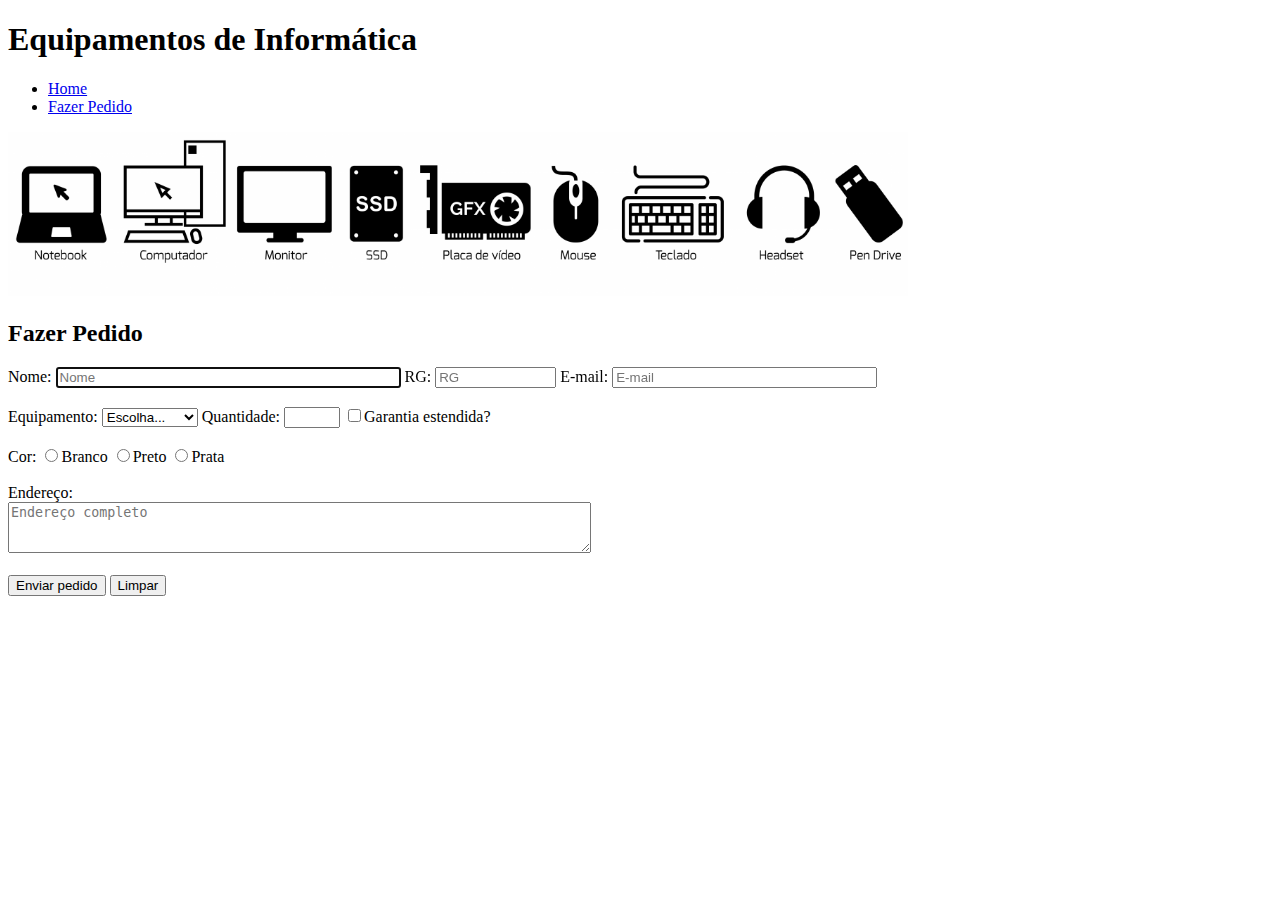
<file: Ativ4/Pedido/Index_Pedido.html>
<!DOCTYPE html>
<html>
    <head>
        <meta charset="UTF-8" /> 
        <title>Equipamentos de Informática</title>
    </head>
    <body>
        <header>
            <h1>Equipamentos de Informática</h1>
            <ul>
                <li><a href="../Index.html">Home</a></li>
                <li><a href="Index_Pedido.html">Fazer Pedido</a></li>
            </ul>
        </header>
        <main>
            <img src="../Imagens/Equipamentos.png" alt="Equipamentos de Informática" width="900">
            <h2>Fazer Pedido</h2>
            <!-- Formulário: Fazer Pedido -->
            <form method="GET">
            <!-- Campo: Nome -->
            Nome: <input type="text" name="nome" size="40" maxlength="40" placeholder="Nome" autofocus required>
            <!-- Campo: RG -->
            RG: <input type="text" name="rg" size="12" maxlength="12" placeholder="RG" required>
            <!-- Campo: E-mail -->
            E-mail: <input type="email" name="email" size="30" maxlength="30" placeholder="E-mail" required>
            <br/><br/>
            <!-- Lista de Seleção: Equipamento -->
            Equipamento: <select name="equipamento" required>
                <option name="select" value="" disabled selected>Escolha...</option>
                <option name="comp" value="comput">Computador</option>
                <option name="not" value="note">Notebook</option>
                <option name="tab" value="tablet">Tablet</option>
            </select>
            <!-- Campo: Quantidade -->
            Quantidade: <input type="number" name="quant" min="1" max="10">
            <!-- Campo: Garantia Estendida -->
            <input type="checkbox" name="garantia"/>Garantia estendida?
            <br/><br/>
            <!-- Seleção única: Cor -->
            Cor: <input type="radio" name="cor" value="branco"/>Branco
                 <input type="radio" name="cor" value="preto"/>Preto
                 <input type="radio" name="cor" value="prata"/>Prata
            <br/><br/>
            <!-- Campo: Endereço -->
            Endereço: <br/>
            <textarea name="end" rows="3" cols="70" placeholder="Endereço completo"></textarea>
            <br/><br/>
            <!-- Botões: "Enviar Pedido" e "Limpar" -->
            <input type="submit" name="btn1" value="Enviar pedido">
            <input type="reset" name="btn2" value="Limpar">
            </form>
        </main>
    </body>
</html>
</file>
<file: Projeto Final/Estilo/Style.css>
html {
    scroll-behavior: smooth;    
}

body {
    margin: 0;
    padding: 0;
    font-family: 'Dosis', sans-serif;
    background-color: #f3d4ee;
}

ul {
    margin: 0;
    padding: 0;
}

#img_logo {
    margin: 0 10px;
    width: 12%;
}

.logo {
    display: flex;
    align-items: center;
}

.logo h1 {
    font-size: 1.5rem;
    color: #B382BA;
}

header {
    display: flex;
    justify-content: space-around;
    align-items: center;
    background-color: #7E459B;
    padding: 10px;
}

.home_intro1 {
    margin: 0 7%;
    text-align: center;
}

.home_intro1 p {
    font-size: 1.25rem;
}

.home_intro1 img {
    width: 100%;
    border-radius: 15px;
}

.intro2 {
    margin: 0;
    text-align: center;
}

.intro2 p {
    font-size: 1.2rem;
}

.intro2_info {
    margin-bottom: 30px;
}

.fotos {
    border-radius: 30%;
    padding: 20px;
}

h1, h2, h3 {
    color: #7E459B;
}

.container {
    display: flex;
    align-items: center;
    justify-content: space-around;
    flex-wrap: wrap;
    width: 100%;
    margin: 10px auto;
    box-sizing: border-box;
}

.fotos {
    border-radius: 50%;
    width: 30%;
    padding: 10px;
}

.item_loja {
    background-color: aliceblue;
    color: royalblue;
    width: 80%;
    margin: 15px;
    border-radius: 4%;
    background-color: #f7dafa;
}

.item_loja img {
    border-radius: 4%;
}


footer {
    align-items: center;
    text-align: center;
    background-color: #7E459B;    
}

main {
    margin: 0 7%;
    display: flex;
    flex-direction: column;
    align-items: center;
}

.timeline_elemento img {
    width: 220px;
}

.separador_pag {
    margin: 0 auto;
    background-color: #7E459B;
    width: 100%;
    height: 1.5px;
}

.separador_timeline_pag {
    margin: 0 auto;
    background-color: #7E459B;
    width: 100%;
    height: 1.5px;
}

.menu_lateral p {
    text-align: center;
    font-size: 1.8rem;
}

.links_menu a {
    text-decoration: none;
    display: flex;
    color: #7E459B;
    font-size: 1.3rem;
    margin: 30px 0;
}

.links_menu a img {
    margin: 0 10px;
    width: 24px;
}

#open_menu {
    margin: 0 3%;
    width: 35px;
}

form {
    display: flex;
    justify-content: space-around;
    flex-wrap: wrap;
    padding: 20px;
    margin: 30px auto;
}

#nome, #email, #fone {
    font-family: inherit;
    font-size: 1rem;
    width: 100%;
    border: none;
    border-radius: 4px;
    background-position: 10px 10px;
    background-repeat: no-repeat;
    padding:  12px 12px 12px 40px;
    margin-bottom: 20px; 
}

label, #qtd, #dest, .botao {
    font-size: 1.25rem;
    padding: 5px;
    border-radius: 4px;
    width: 100%;
}

#qtd, #dest, .botao {
    font-family: inherit;
    text-align: center;
    border: none;
    margin-bottom: 20px;
}

label, .botao {
    background-color: #7E459B;
}

.intro_intro1 {
    font-size: 1.25rem;
    align-items: center;
}

.menu_lateral {
    display: none;
    height: 100%;
    width: 80%;
    position: fixed;
    flex-direction: column;
    background-color: #B382BA;
    z-index: 1;

    animation-fill-mode: forwards;

    animation-duration: 0.5s;
    animation-iteration-count: 1;
    animation-timing-function: ease-out;
    animation-name: open_menu;
}

@keyframes open_menu {
    0% {
        left: 100%;
    }
    100% {
        left: 20%;
    }
}

@keyframes close_menu {
    0% {
        left: 20%;
    }
    100% {
        left: 100%;
    }
}

@media (min-width:768px) {
    .separador_pag {
        width: 100%;
    }
    .separador_timeline_pag {
        width: 90%;
    }
    
    .home_intro1, .home_intro2 {
        display: flex;
        align-items: center;
        justify-content: center;
        margin: 0 15%;
    }
    .home_intro1 img {
        width: 420px;
    }
    .home_intro2 img {
        width: 420px;
    }
    #open_menu {
        display: none;
    }
    .menu_grande {
        display: flex;
        align-items: center;
    }
    .menu_grande a {
        text-decoration: none;
        color: #B382BA;
        font-size: 1.40rem;
        margin: 0 10px;
    }
    .menu_grande a img {
        margin-right: 10px;
        width: 20px;
    }
    .menu_grande a:hover {
        position: relative;
        top: 8px;
        padding-bottom: 10px;
        border-bottom: 2px solid rgb(113, 26, 134);
    }
    .intro2 {
        display: flex;
    }
    .intro2_title {
        display: inline;
        margin-left: 50px;
    }
    .fotos {
        width: 250px;
        padding: 30px;
        transition: border-radius 2s;
    }
    .fotos:hover {
        border-radius: 20%;
    }
    form {
        width: 50%;
        margin-bottom: 160px;
    }
    #nome, #email, #fone {
        font-size: 1.25rem;
        padding: 12px 20px 12px 50px;    
    }
    footer {
        display: flex;
        justify-content: space-around;
        margin-top: 10px auto;
    }
    footer #info_profile p {
        width: 300px;
        color: #B382BA;
    }
}
</file>
<file: Projeto Final/Estilo/Padrao.css>
* {
    box-sizing: border-box;
}

html {
    scroll-behavior: smooth;
}
  
body {
    margin: 0;
    padding: 0;
    font-family: 'Dosis', sans-serif;
}

ul {
    margin: 0;
    padding: 0;
}

header {
    display: flex;
    justify-content: space-around;
    align-items: center;
    padding: 10px;
}

footer {
    align-items: center;
    text-align: center;
}

#info_profile p {
    color: #B382BA;
    font-size: 1.15rem;
}

#info_profile2 p {
    color: #B382BA;
    font-size: 1.2rem;
}

main {
    margin: 0 7%;
    display: flex;
    flex-direction: column;
    align-items: center;
}

.separador {
    margin: 0 auto;
    background-color: rgb(156, 26, 156);
    width: 90%;
    height: 1px;
}

/*  Menu Lateral para versão Mobile */
.menu_lateral p {
    text-align: center;
    font-size: 1.5rem;
}

.links_menu a {
    text-decoration: none;
    display: flex;
    color: #B382BA;
    font-size: 1.2rem;
    margin: 30px 0;
    font-family: 'Dosis', sans-serif;
}

.links_menu a img {
    margin: 0 10px;
    width: 25px;
}

#open_menu {
    margin: 0 2%;
    width: 40px;
}

#close_menu {
    width: 25px;
    margin: 15px;
}

.menu_lateral {
    display: none;
    z-index: 1;
    flex-direction: column;
    position: fixed;
    height: 100%;
    width: 80%;
    border: 1px solid rgb(173, 173, 173);;
    background-color: white;

    animation-fill-mode: forwards;

    animation-duration: 0.5s;
    animation-iteration-count: 1;
    animation-timing-function: ease-out;
    animation-name: open_menu;
}

@keyframes open_menu {
    0% {
        left: 100%;
    }	
    100% {
        left: 20%;
    }
}

@keyframes close_menu {
    0% {
        left: 20%;
    }	
    100% {
        left: 100%;
    }
}

/*  Logo do Site */
#img_logo {
    margin: 0 10px;
    width: 50px;
}

.logo {
    display: flex;
    align-items: center;
}

.logo h1 {
    font-size: 1.8rem;
}

.menu_grande {
    display: none;
}

#menu_atual {
    position: relative;
    top: 6px;
    padding-bottom: 10px;
    
}

#menu_atual a {
    font-family: 'Dosis', sans-serif;
}


@media (min-width: 768px) {
    .separador_pag {
        width: 95%;
    }

    #imagem_logo {
        margin: 0 10px;
        width: 50px;
    }

    #open_menu {
        display: none;
    }

    .menu_grande {
        display: flex;
        align-items: center;
    }

    .menu_grande a {
        text-decoration: none;
        color: #B382BA;
        font-size: 1.35rem;
        margin: 0 10px;
    }

    .menu_grande a img {
        margin-right: 10px;
        width: 18px;
    }

    .menu_grande a:hover {
        position: relative;
        top: 6px;
        padding-bottom: 10px;
        font-size: 1.25rem;
        border-bottom: 2px solid rgb(117, 20, 117);
    }

    footer {
        display: flex;
        justify-content: space-around;
        margin: 10px auto;
    }

    footer #info_profile p {
        width: 300px;
    }
}
</file>
<file: Projeto Final/Estilo/Programas_Mentoria.css>
* {
    box-sizing: border-box;
}

html {
    scroll-behavior: smooth;    
}

body {
    margin: 0;
    padding: 0;
    font-family: 'Dosis', sans-serif;
    text-align: center;
    color: #B382BA;
}

header {
    display: flex;
    justify-content: space-around;
    align-items: center;
    background-color: #7E459B;
    padding: 10px;
}

ul {
    margin: 0;
    padding: 0;
}

#img_logo {
    margin: 0 11px;
    width: 12%;
}

.logo {
    display: flex;
    align-items: center;
}

.logo h1 {
    font-size: 1.5rem;
    color: #B382BA;
}

.home_intro1 {
    margin: 0 7%;
    text-align: center;
}

.home_intro1 p {
    font-size: 1.25rem;
}

.home_intro1 img {
    width: 100%;
    border-radius: 15px;
}

li {
    width: 100%;    
}

a {
    text-decoration: none;
    color: #B382BA;
    font-size: 1.35rem;
    line-height: 1.5rem;
}

h1 {
    font-size: 1.75rem;
    text-align: center;
}

main {
    position: absolute;
    top: 100px;
    background: #f3e4f5;    
}

.separador_pag {
    margin: 0 auto;
    background-color: #7E459B;
    width: 100%;
    height: 1.5px;
}

.separador_timeline_pag {
    margin: 0 auto;
    background-color: #7E459B;
    width: 100%;
    height: 1.5px;
}

.menu_lateral p {
    text-align: center;
    font-size: 1.8rem;
}

.links_menu a {
    text-decoration: none;
    display: flex;
    color: #7E459B;
    font-size: 1.3rem;
    margin: 30px 0;
}

.links_menu a img {
    margin: 0 10px;
    width: 24px;
}

#open_menu {
    margin: 0 3%;
    width: 35px;
}

#close_menu {
    margin: 25px;
    margin: 15px;
}

#menu_close {
    width: 7%;
}

.menu_lateral {
    display: none;
    height: 100%;
    width: 80%;
    position: fixed;
    flex-direction: column;
    background-color: #B382BA;
    z-index: 1;

    animation-fill-mode: forwards;

    animation-duration: 0.5s;
    animation-iteration-count: 1;
    animation-timing-function: ease-out;
    animation-name: open_menu;
}

h2 {
    font-size: 2rem;
    text-shadow: 3px 3px #522b66;
}

.container {
    display: flex;
    align-items: center;
    justify-content: space-around;
    flex-wrap: wrap;
    width: 100%;
    margin: 10px auto;
    box-sizing: border-box;
}

.fotos {
    border-radius: 50%;
    width: 30%;
    padding: 10px;
}

.item_loja {
    background-color: aliceblue;
    color: royalblue;
    width: 80%;
    margin: 15px;
    border-radius: 4%;
    background-color: #f7dafa;
}

.item_loja img {
    border-radius: 4%;
}

h3 {
    text-transform: uppercase;
    color: darkslateblue;
}

h4 {
    margin: 0;
    font-size: 1.5rem;
    color: #7E459B;
}

p {
    font-weight: bold;
    color: #7E459B;
    padding: 1rem;
}

label, #qtd, #dest, .botao {
    font-size: 1.25rem;
    padding: 5px;
    border-radius: 4px;
    width: 100%;
}

#qtd, #dest, .botao {
    font-family: inherit;
    text-align: center;
    border: none;
    margin-bottom: 20px;
}

label, .botao {
    background-color: darkblue;
    color: aliceblue;
}

img {
    width: 100%;
}

h1, h2, h3 {
    color: #7E459B;
}

footer {
    align-items: center;
    text-align: center;
    background-color: #7E459B;    
}

footer #info_profile2 p {
    color: #B382BA;
    font-size: 1.25rem;
}

@keyframes open_menu {
    0% {
        left: 100%;
    }
    100% {
        left: 20%;
    }
}

@keyframes close_menu {
    0% {
        left: 20%;
    }
    100% {
        left: 100%;
    }
}

@media (min-width:768px) {
    header {
        height: 80px;
    }
    ul {
        width: 100%;
    }
    #img_logo {
        margin: 0 10px;
        width: 50px;
    }
    .home_intro1, .home_intro2 {
        display: flex;
        align-items: center;
        justify-content: center;
        margin: 0 15%;
    }
    .home_intro1 img {
        width: 420px;
    }
    .home_intro2 img {
        width: 420px;
    }
    #open_menu {
        display: none;
    }
    .menu_grande {
        display: flex;
        align-items: center;
    }
    .menu_grande a {
        text-decoration: none;
        color: #B382BA;
        font-size: 1.40rem;
        margin: 0 10px;
    }
    .menu_grande a img {
        margin-right: 10px;
        width: 20px;
    }
    .menu_grande a:hover {
        position: relative;
        top: 8px;
        padding-bottom: 10px;
        border-bottom: 2px solid rgb(113, 26, 134);
    }
    li {
        width: 25%;
    }
    h1 {
        font-size: 2rem;    
        text-align: center;    
    }
    h2 {
        font-size: 2.5rem;
    }
    a {
        font-size: 1.25rem;
    }
    main {
        top: 50px;       
    }
    .fotos {
        width: 16%;
        padding: 30px;
        transition: border-radius 2s;
    }
    .fotos:hover {
        border-radius: 20%;
    }
    .item_loja {
        width: 25%;
    }
    label {
        width: 40%;
        margin-bottom: 20px;
    }
    #qtd, #dest, .botao {
        width: 50%;
    }
    .botao:hover {
        background-color:  rgb(255, 140, 0);
    }
    footer {
        display: flex;
        justify-content: space-around;
        margin-top: 10px auto;
    }
    footer #info_profile p {
        width: 300px;
        color: #B382BA;
    }
}
</file>
